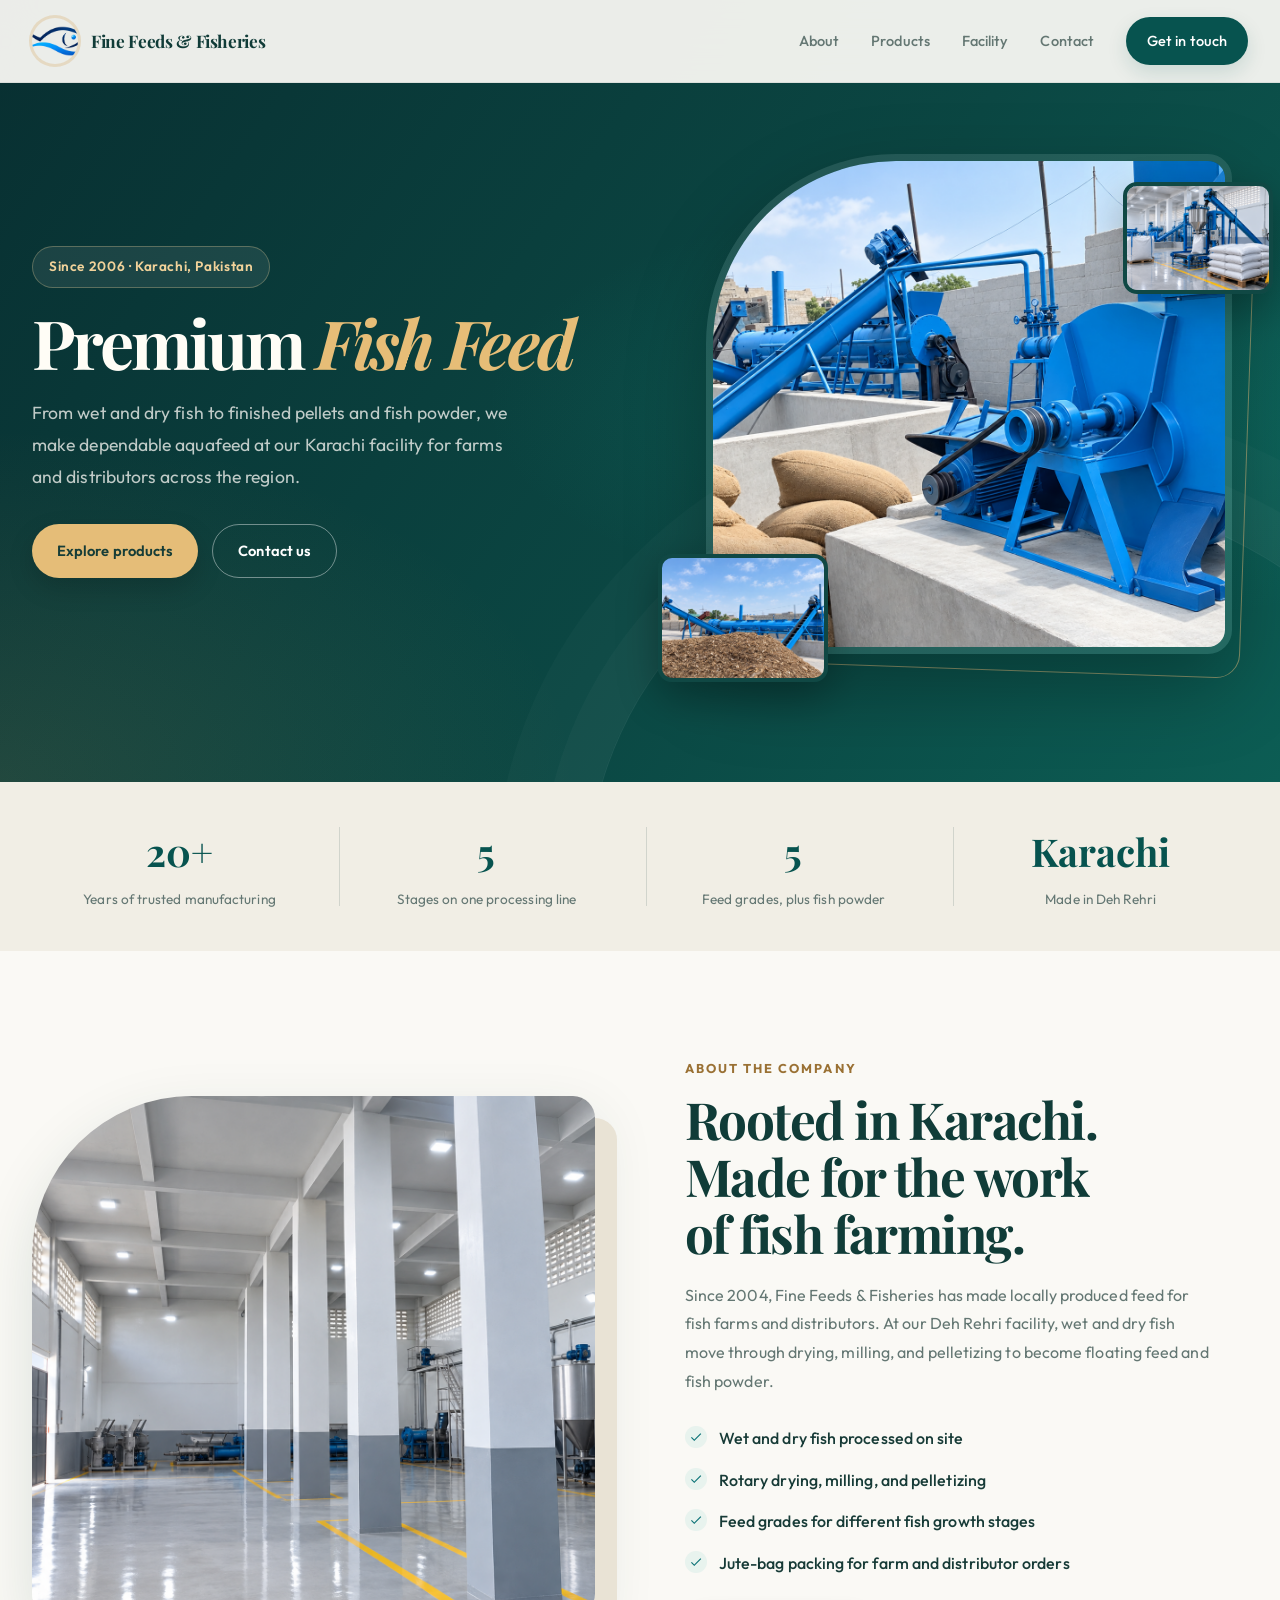
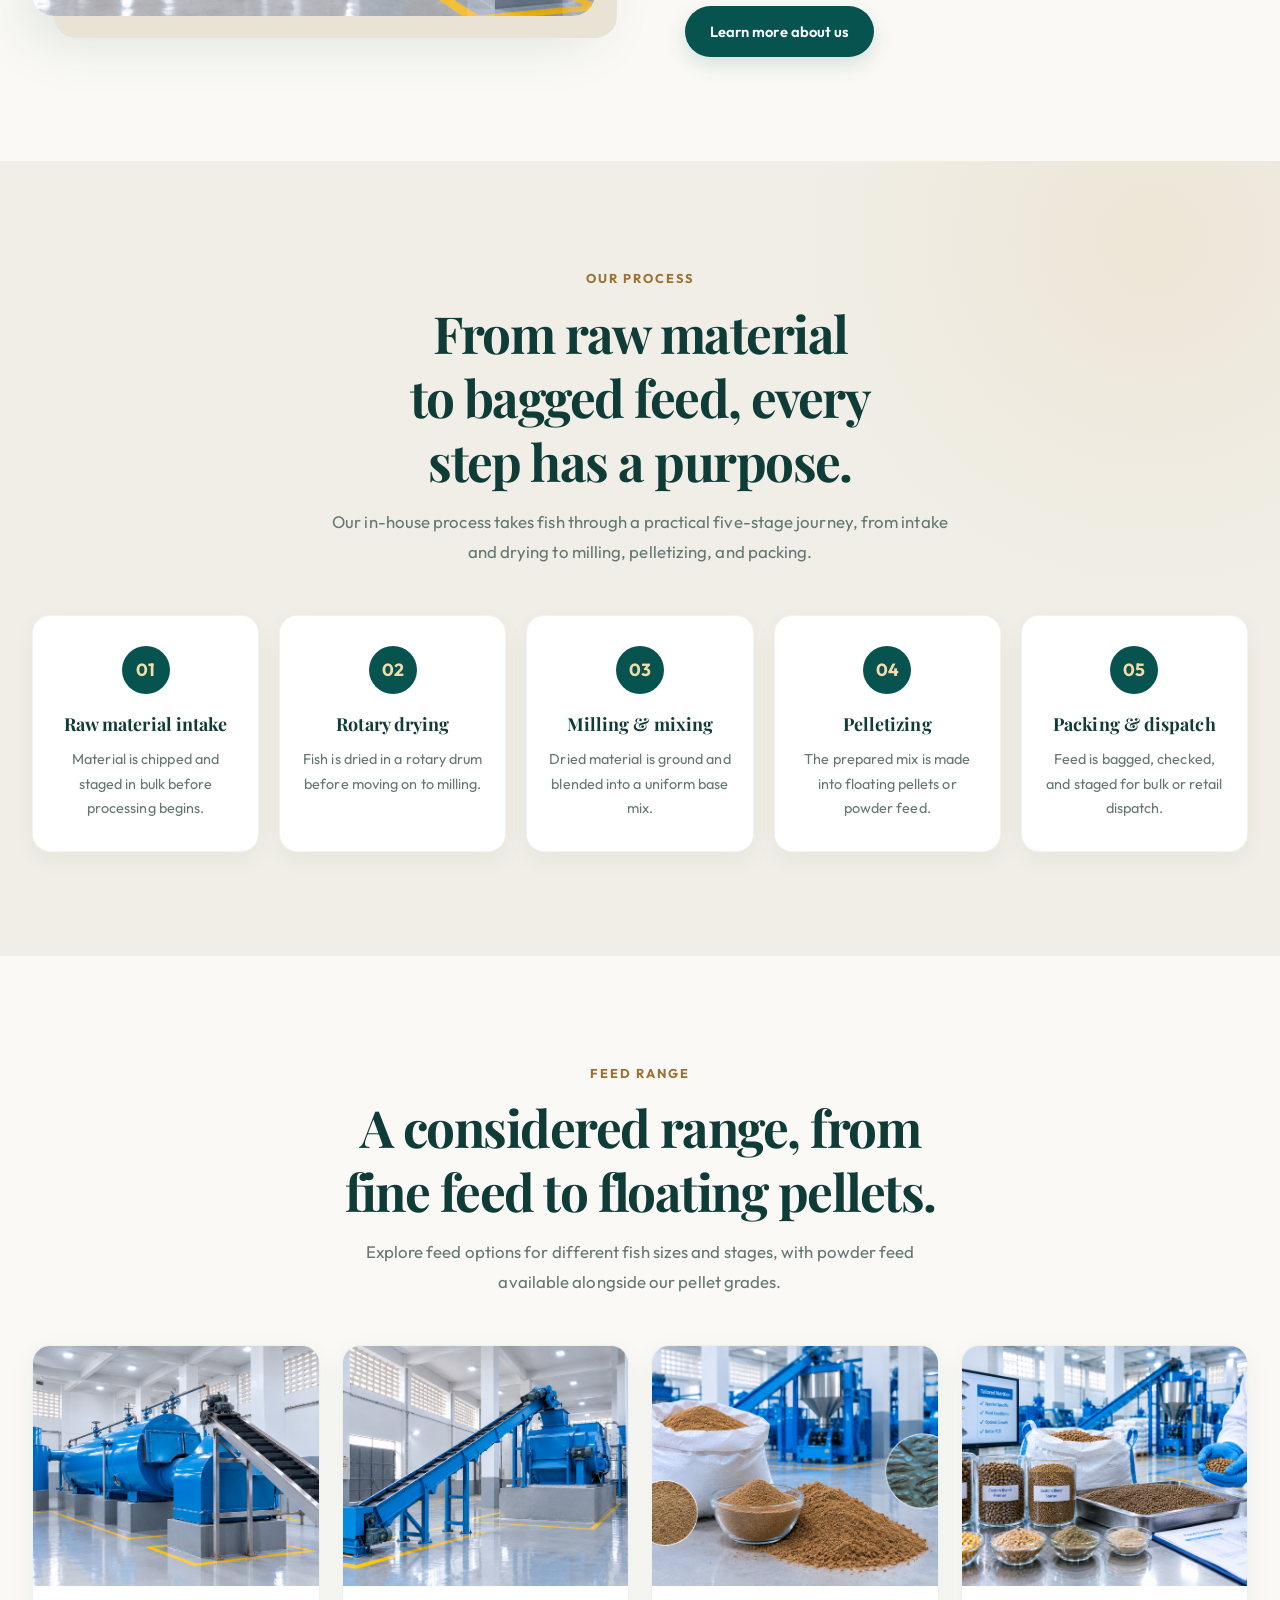
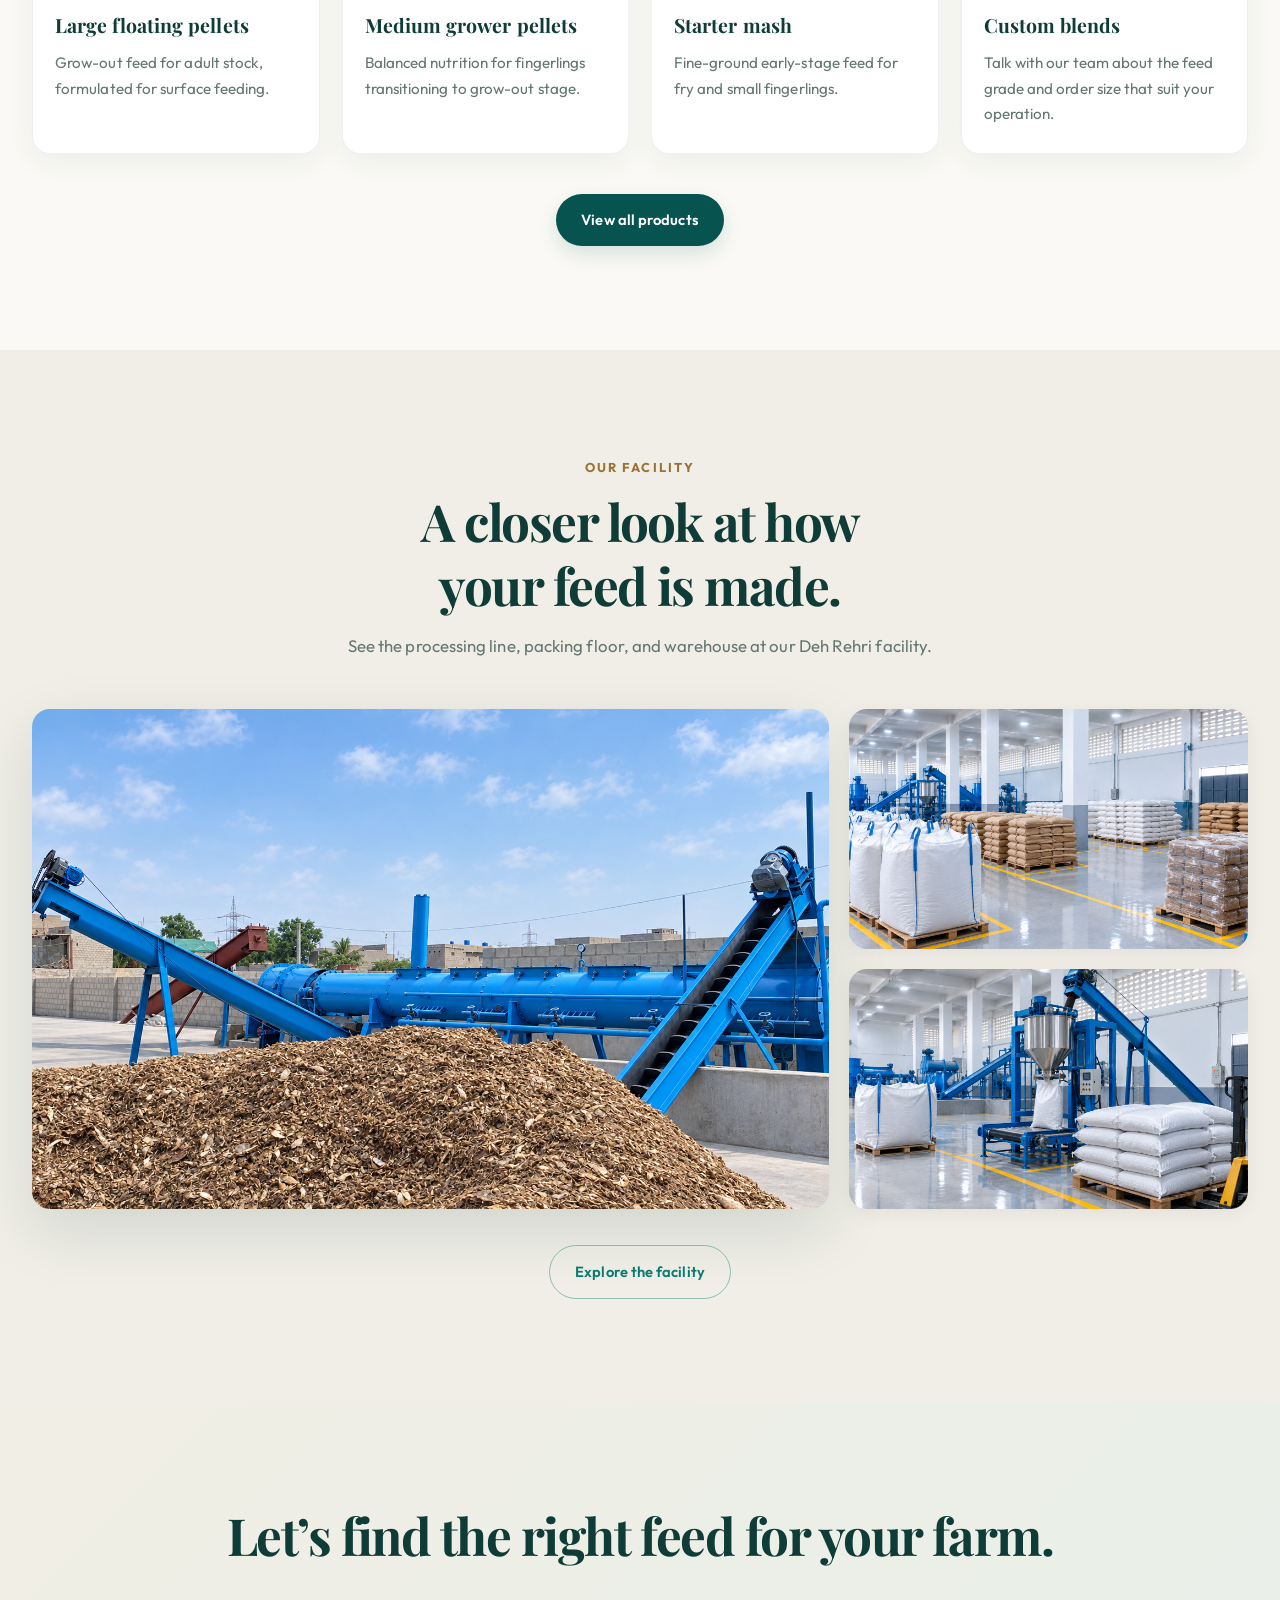
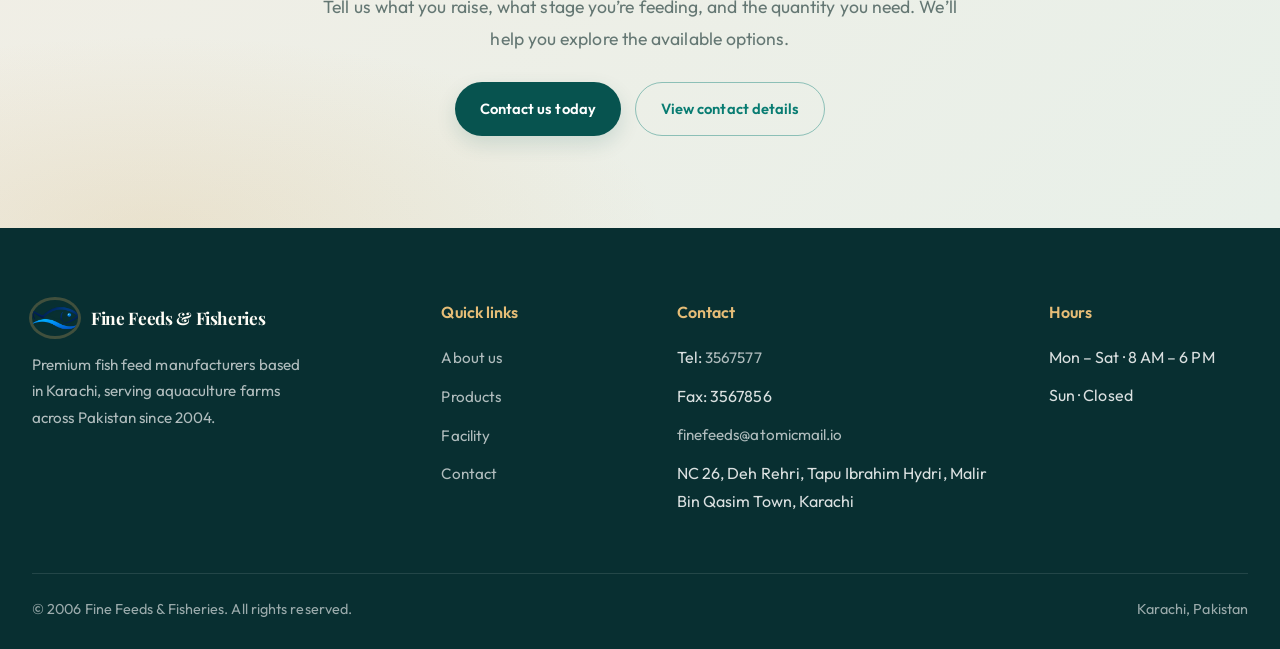
<file: index.html>
<!DOCTYPE html>
<html lang="en">
<head>
  <meta charset="UTF-8">
  <meta name="viewport" content="width=device-width, initial-scale=1.0">
  <title>Fine Feeds & Fisheries | Premium Fish Feed Manufacturers, Karachi</title>
  <meta name="description" content="Fine Feeds & Fisheries manufactures high-quality floating fish feed pellets for aquaculture across Pakistan. Since 2004, Karachi.">
  <link rel="preconnect" href="https://fonts.googleapis.com">
  <link rel="preconnect" href="https://fonts.gstatic.com" crossorigin>
  <link href="https://fonts.googleapis.com/css2?family=Outfit:wght@400;500;600;700&family=Playfair+Display:ital,wght@0,600;0,700;1,600&display=swap" rel="stylesheet">
  <link rel="stylesheet" href="css/style.css">
</head>
<body>
  <header class="header" id="header">
    <div class="container nav">
      <a href="index.html" class="logo">
        <img src="images/logo.png" alt="Fine Feeds & Fisheries">
        <span>Fine Feeds & Fisheries</span>
      </a>
      <nav class="nav-links" id="navLinks">
        <a href="about.html">About</a>
        <a href="products.html">Products</a>
        <a href="gallery.html">Facility</a>
        <a href="contact.html">Contact</a>
        <a href="contact.html" class="btn btn-primary">Get in touch</a>
      </nav>
      <button class="menu-toggle" id="menuToggle" aria-label="Menu">
        <span></span><span></span><span></span>
      </button>
    </div>
  </header>

  <section class="hero">
    <div class="container hero-grid">
      <div>
        <div class="hero-badge">Since 2006 · Karachi, Pakistan</div>
        <h1>Premium <em>Fish Feed</em></h1>
        <p class="hero-lead">From wet and dry fish to finished pellets and fish powder, we make dependable aquafeed at our Karachi facility for farms and distributors across the region.</p>
        <div class="hero-actions">
          <a href="products.html" class="btn btn-primary">Explore products</a>
          <a href="contact.html" class="btn btn-outline">Contact us</a>
        </div>
      </div>
      <div class="hero-visual">
        <img src="images/2.png" alt="Premium floating fish feed pellets" class="hero-main-img">
        <img src="images/1.png" alt="Production facility" class="hero-float hero-float-1">
        <img src="images/packing.png" alt="Feed packing" class="hero-float hero-float-2">
      </div>
    </div>
  </section>

  <section class="stats">
    <div class="container stats-grid">
      <div class="stat-item">
        <strong>20+</strong>
        <span>Years of trusted manufacturing</span>
      </div>
      <div class="stat-item">
        <strong>5</strong>
        <span>Stages on one processing line</span>
      </div>
      <div class="stat-item">
        <strong>5</strong>
        <span>Feed grades, plus fish powder</span>
      </div>
      <div class="stat-item">
        <strong>Karachi</strong>
        <span>Made in Deh Rehri</span>
      </div>
    </div>
  </section>

  <section class="section">
    <div class="container about-grid">
      <div>
        <img src="images/3.png" alt="Fine Feeds production floor" class="about-img">
      </div>
      <div class="about-content">
        <span class="section-label">About the company</span>
        <h2>Rooted in Karachi. Made for the work of fish farming.</h2>
        <p>Since 2004, Fine Feeds & Fisheries has made locally produced feed for fish farms and distributors. At our Deh Rehri facility, wet and dry fish move through drying, milling, and pelletizing to become floating feed and fish powder.</p>
        <ul class="feature-list">
          <li>Wet and dry fish processed on site</li>
          <li>Rotary drying, milling, and pelletizing</li>
          <li>Feed grades for different fish growth stages</li>
          <li>Jute-bag packing for farm and distributor orders</li>
        </ul>
        <a href="about.html" class="btn btn-primary">Learn more about us</a>
      </div>
    </div>
  </section>

  <section class="section process">
    <div class="container">
      <div class="section-header">
        <span class="section-label">Our process</span>
        <h2>From raw material to bagged feed, every step has a purpose.</h2>
        <p>Our in-house process takes fish through a practical five-stage journey, from intake and drying to milling, pelletizing, and packing.</p>
      </div>
      <div class="process-steps">
        <div class="process-card">
          <div class="process-num">01</div>
          <h3>Raw material intake</h3>
          <p>Material is chipped and staged in bulk before processing begins.</p>
        </div>
        <div class="process-card">
          <div class="process-num">02</div>
          <h3>Rotary drying</h3>
          <p>Fish is dried in a rotary drum before moving on to milling.</p>
        </div>
        <div class="process-card">
          <div class="process-num">03</div>
          <h3>Milling & mixing</h3>
          <p>Dried material is ground and blended into a uniform base mix.</p>
        </div>
        <div class="process-card">
          <div class="process-num">04</div>
          <h3>Pelletizing</h3>
          <p>The prepared mix is made into floating pellets or powder feed.</p>
        </div>
        <div class="process-card">
          <div class="process-num">05</div>
          <h3>Packing & dispatch</h3>
          <p>Feed is bagged, checked, and staged for bulk or retail dispatch.</p>
        </div>
      </div>
    </div>
  </section>

  <section class="section">
    <div class="container">
      <div class="section-header">
        <span class="section-label">Feed range</span>
        <h2>A considered range, from fine feed to floating pellets.</h2>
        <p>Explore feed options for different fish sizes and stages, with powder feed available alongside our pellet grades.</p>
      </div>
      <div class="products-grid">
        <div class="product-card">
          <img src="images/4.png" alt="Large floating pellets">
          <div class="product-body">
            <h3>Large floating pellets</h3>
            <p>Grow-out feed for adult stock, formulated for surface feeding.</p>
          </div>
        </div>
        <div class="product-card">
          <img src="images/5.png" alt="Medium grower pellets">
          <div class="product-body">
            <h3>Medium grower pellets</h3>
            <p>Balanced nutrition for fingerlings transitioning to grow-out stage.</p>
          </div>
        </div>
        <div class="product-card">
          <img src="images/floating_feed_tech.jpg" alt="Starter mash">
          <div class="product-body">
            <h3>Starter mash</h3>
            <p>Fine-ground early-stage feed for fry and small fingerlings.</p>
          </div>
        </div>
        <div class="product-card">
          <img src="images/feeding_guide.jpg" alt="Custom blends">
          <div class="product-body">
            <h3>Custom blends</h3>
            <p>Talk with our team about the feed grade and order size that suit your operation.</p>
          </div>
        </div>
      </div>
      <div style="text-align:center;margin-top:40px;">
        <a href="products.html" class="btn btn-primary">View all products</a>
      </div>
    </div>
  </section>

  <section class="section" style="background:var(--sand);">
    <div class="container">
      <div class="section-header">
        <span class="section-label">Our facility</span>
        <h2>A closer look at how your feed is made.</h2>
        <p>See the processing line, packing floor, and warehouse at our Deh Rehri facility.</p>
      </div>
      <div class="facility-grid">
        <img src="images/1.png" alt="Main production floor" class="facility-main">
        <div class="facility-side">
          <img src="images/wearhouse.png" alt="Warehouse & staging">
          <img src="images/packing.png" alt="Packing & dispatch">
        </div>
      </div>
      <div style="text-align:center;margin-top:36px;">
        <a href="gallery.html" class="btn btn-outline">Explore the facility</a>
      </div>
    </div>
  </section>

  <section class="cta">
    <div class="container">
      <h2>Let’s find the right feed for your farm.</h2>
      <p>Tell us what you raise, what stage you’re feeding, and the quantity you need. We’ll help you explore the available options.</p>
      <div class="cta-actions">
        <a href="contact.html" class="btn btn-primary">Contact us today</a>
        <a href="contact.html" class="btn btn-outline">View contact details</a>
      </div>
    </div>
  </section>

  <footer class="footer">
    <div class="container">
      <div class="footer-grid">
        <div class="footer-brand">
          <a href="index.html" class="logo">
            <img src="images/logo.png" alt="Logo" style="height:36px;">
            <span>Fine Feeds & Fisheries</span>
          </a>
          <p>Premium fish feed manufacturers based in Karachi, serving aquaculture farms across Pakistan since 2004.</p>
        </div>
        <div>
          <h4>Quick links</h4>
          <ul>
            <li><a href="about.html">About us</a></li>
            <li><a href="products.html">Products</a></li>
            <li><a href="gallery.html">Facility</a></li>
            <li><a href="contact.html">Contact</a></li>
          </ul>
        </div>
        <div>
          <h4>Contact</h4>
          <ul>
            <li>Tel: <a href="tel:3567577">3567577</a></li>
            <li>Fax: 3567856</li>
            <li><a href="mailto:finefeeds@atomicmail.io">finefeeds@atomicmail.io</a></li>
            <li>NC 26, Deh Rehri, Tapu Ibrahim Hydri, Malir Bin Qasim Town, Karachi</li>
          </ul>
        </div>
        <div>
          <h4>Hours</h4>
          <ul>
            <li>Mon – Sat · 8 AM – 6 PM</li>
            <li>Sun · Closed</li>
          </ul>
        </div>
      </div>
      <div class="footer-bottom">
        <span>© 2006 Fine Feeds & Fisheries. All rights reserved.</span>
        <span>Karachi, Pakistan</span>
      </div>
    </div>
  </footer>

  <script>
    const header = document.getElementById('header');
    const menuToggle = document.getElementById('menuToggle');
    const navLinks = document.getElementById('navLinks');
    window.addEventListener('scroll', () => {
      header.classList.toggle('scrolled', window.scrollY > 20);
    });
    menuToggle.addEventListener('click', () => {
      navLinks.classList.toggle('open');
    });
  </script>
</body>
</html>
</file>
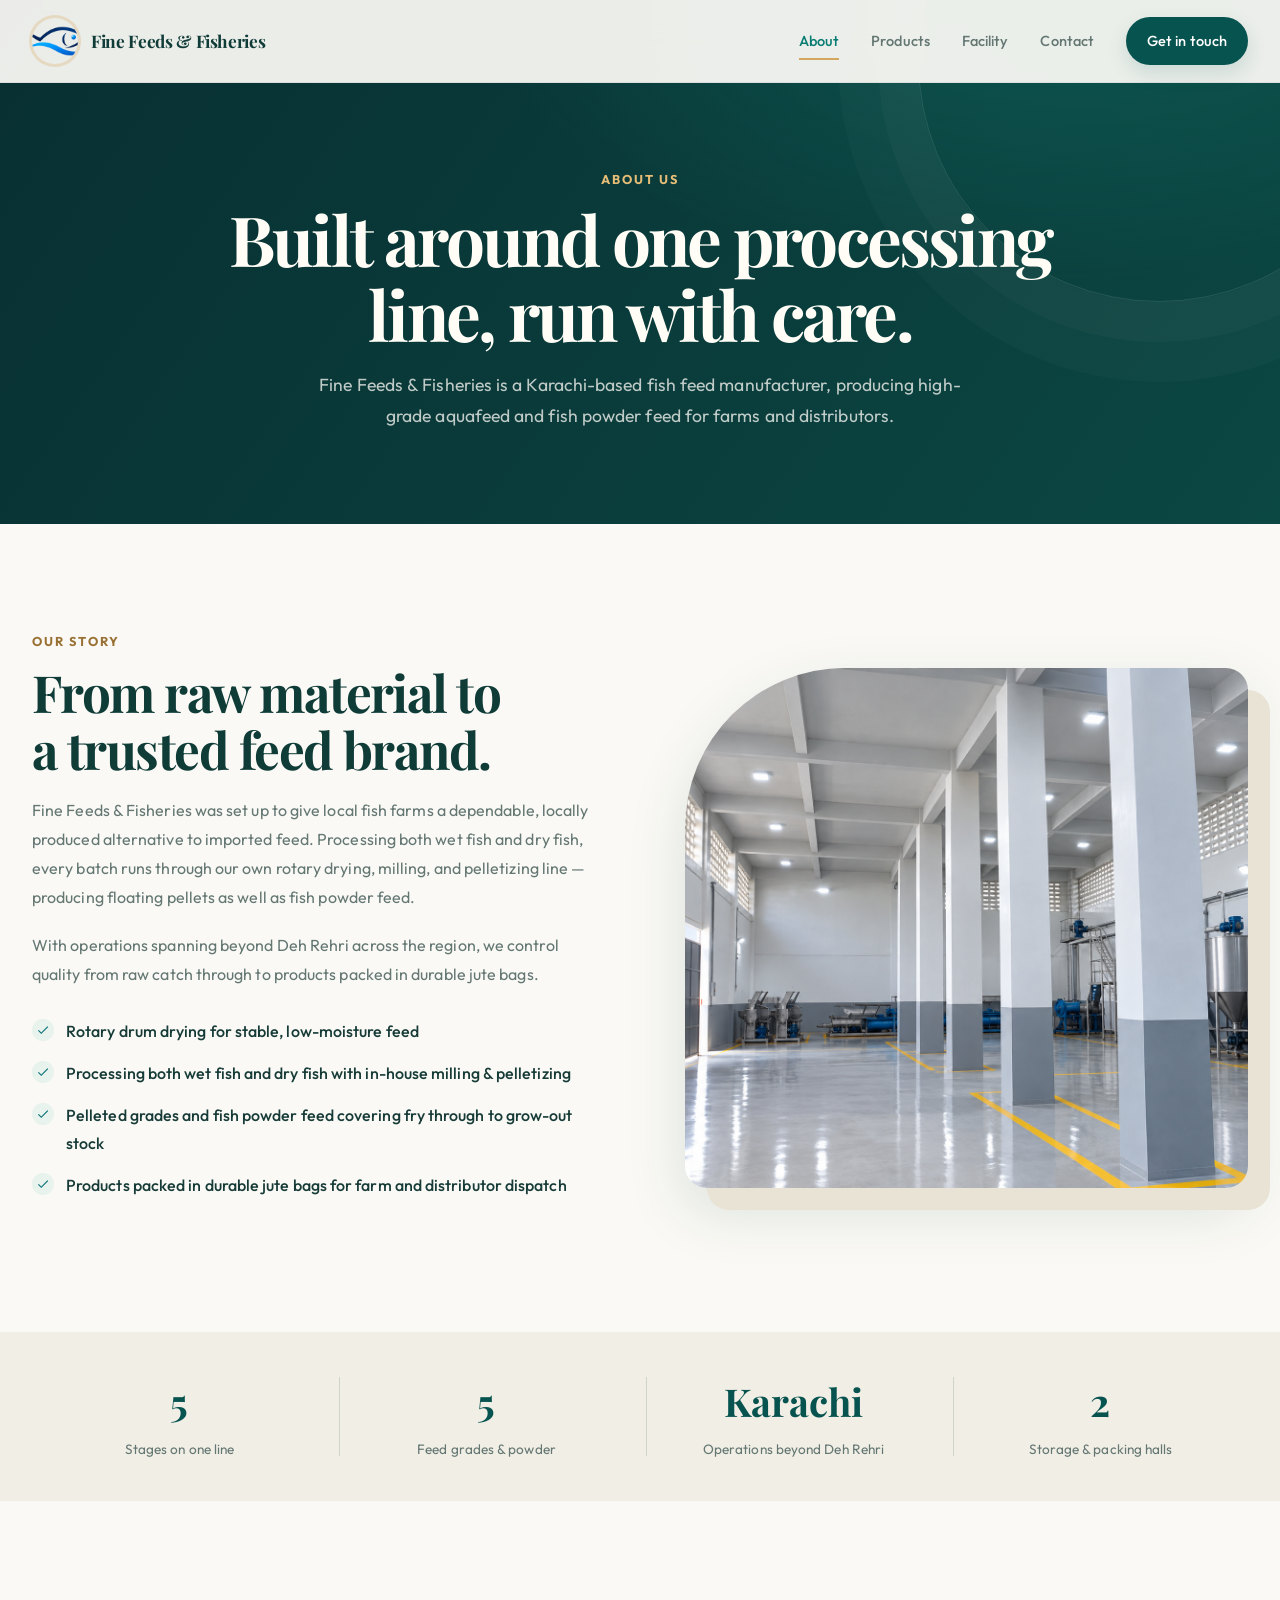
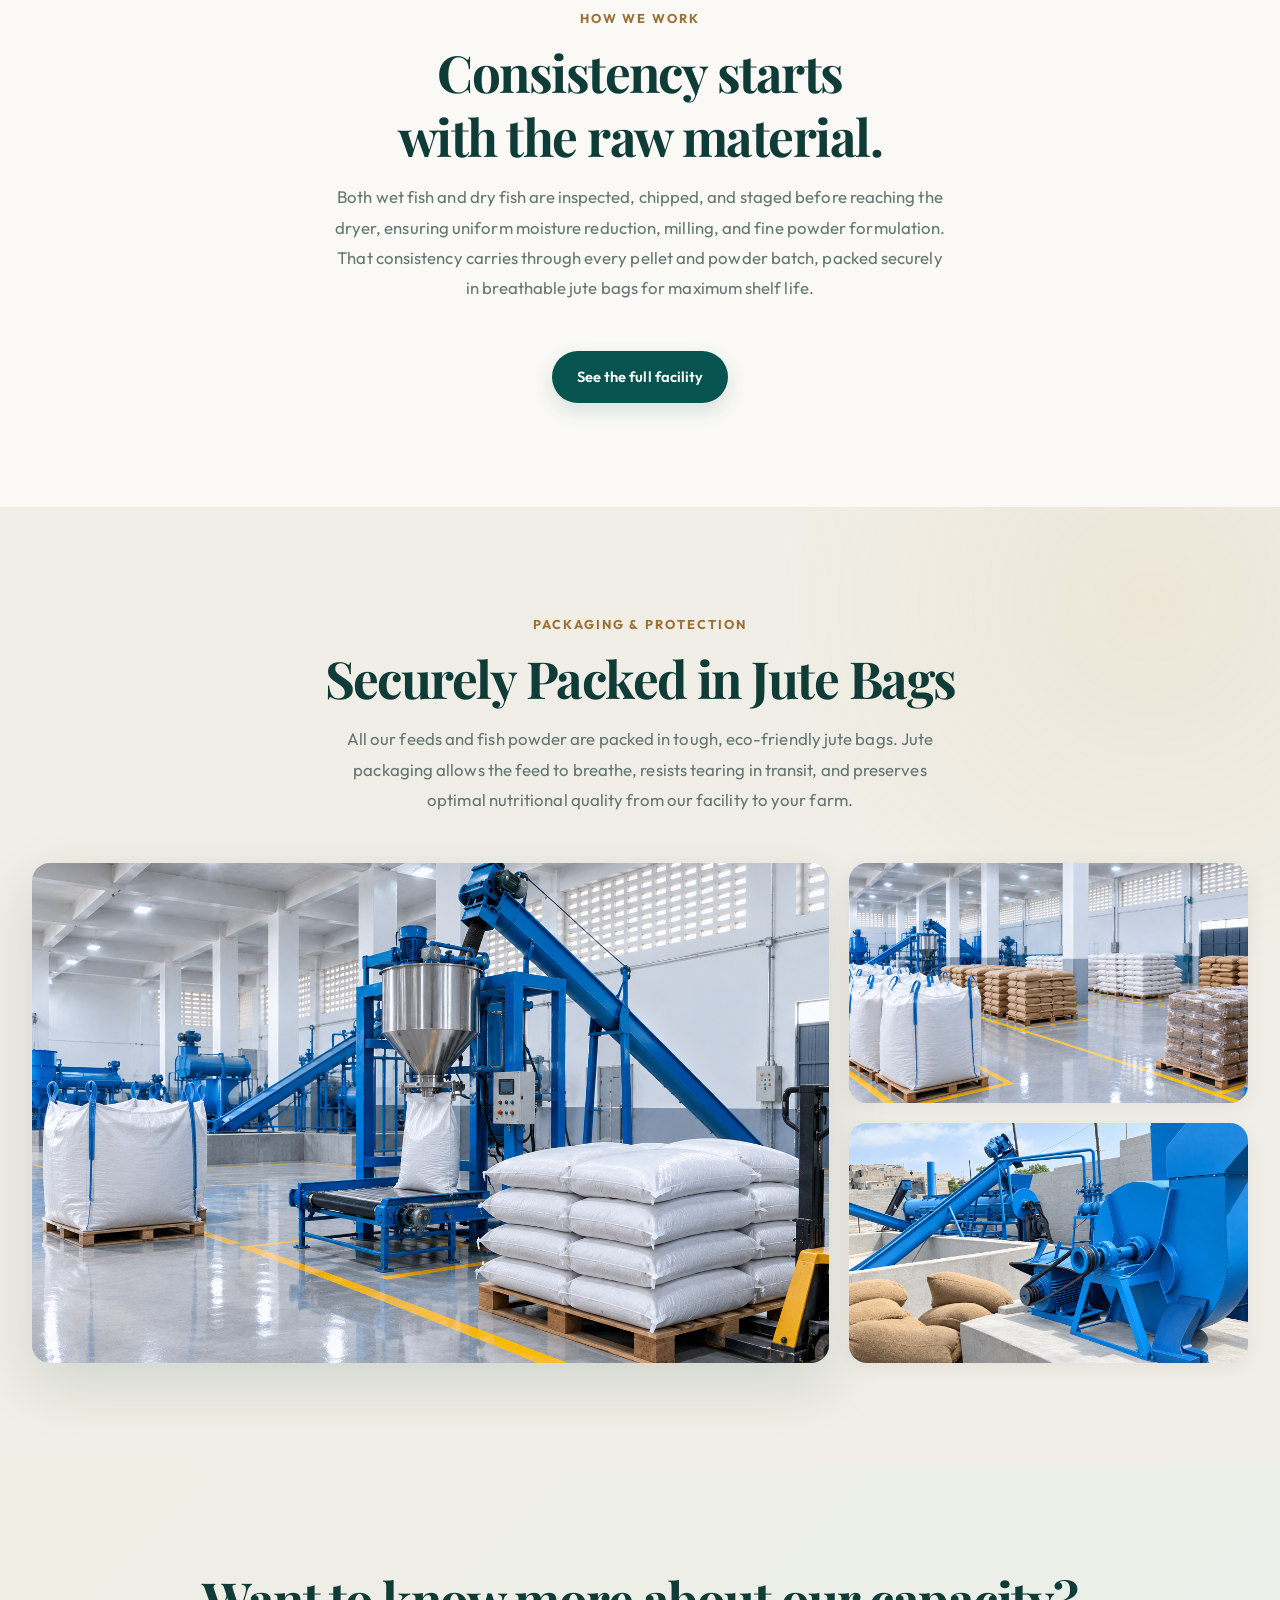
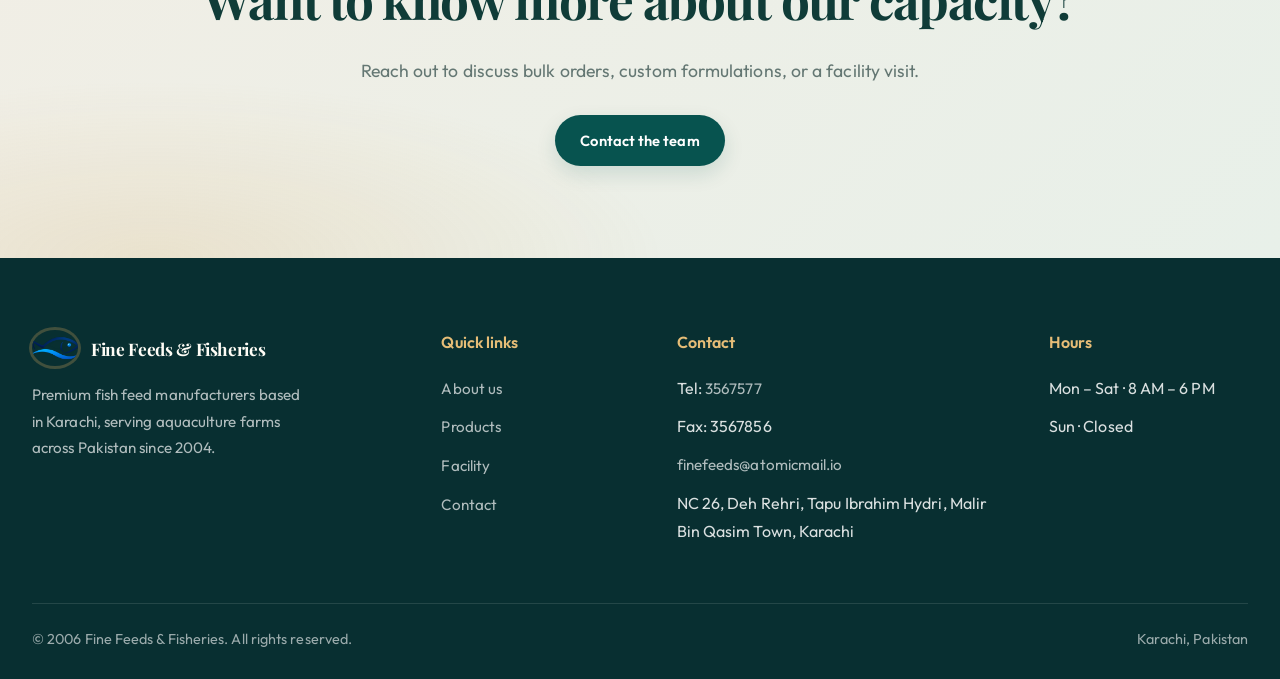
<file: about.html>
<!DOCTYPE html>
<html lang="en">
<head>
  <meta charset="UTF-8">
  <meta name="viewport" content="width=device-width, initial-scale=1.0">
  <title>About — Fine Feeds & Fisheries</title>
  <meta name="description" content="Learn about Fine Feeds & Fisheries — Karachi-based fish feed manufacturer since 2004.">
  <link rel="preconnect" href="https://fonts.googleapis.com">
  <link rel="preconnect" href="https://fonts.gstatic.com" crossorigin>
  <link href="https://fonts.googleapis.com/css2?family=Outfit:wght@400;500;600;700&family=Playfair+Display:ital,wght@0,600;0,700;1,600&display=swap" rel="stylesheet">
  <link rel="stylesheet" href="css/style.css">
</head>
<body>
  <header class="header" id="header">
    <div class="container nav">
      <a href="index.html" class="logo">
        <img src="images/logo.png" alt="Fine Feeds & Fisheries">
        <span>Fine Feeds & Fisheries</span>
      </a>
      <nav class="nav-links" id="navLinks">
        <a href="about.html" class="active">About</a>
        <a href="products.html">Products</a>
        <a href="gallery.html">Facility</a>
        <a href="contact.html">Contact</a>
        <a href="contact.html" class="btn btn-primary">Get in touch</a>
      </nav>
      <button class="menu-toggle" id="menuToggle" aria-label="Menu">
        <span></span><span></span><span></span>
      </button>
    </div>
  </header>

  <section class="page-hero">
    <div class="container">
      <span class="section-label">About us</span>
      <h1>Built around one processing line, run with care.</h1>
      <p>Fine Feeds & Fisheries is a Karachi-based fish feed manufacturer, producing high-grade aquafeed and fish powder feed for farms and distributors.</p>
    </div>
  </section>

  <section class="section">
    <div class="container about-grid">
      <div class="about-content">
        <span class="section-label">Our story</span>
        <h2>From raw material to a trusted feed brand.</h2>
        <p>Fine Feeds & Fisheries was set up to give local fish farms a dependable, locally produced alternative to imported feed. Processing both wet fish and dry fish, every batch runs through our own rotary drying, milling, and pelletizing line — producing floating pellets as well as fish powder feed.</p>
        <p>With operations spanning beyond Deh Rehri across the region, we control quality from raw catch through to products packed in durable jute bags.</p>
        <ul class="feature-list">
          <li>Rotary drum drying for stable, low-moisture feed</li>
          <li>Processing both wet fish and dry fish with in-house milling & pelletizing</li>
          <li>Pelleted grades and fish powder feed covering fry through to grow-out stock</li>
          <li>Products packed in durable jute bags for farm and distributor dispatch</li>
        </ul>
      </div>
      <div>
        <img src="images/3.png" alt="Production line" class="about-img">
      </div>
    </div>
  </section>

  <section class="stats">
    <div class="container stats-grid">
      <div class="stat-item">
        <strong>5</strong>
        <span>Stages on one line</span>
      </div>
      <div class="stat-item">
        <strong>5</strong>
        <span>Feed grades & powder</span>
      </div>
      <div class="stat-item">
        <strong>Karachi</strong>
        <span>Operations beyond Deh Rehri</span>
      </div>
      <div class="stat-item">
        <strong>2</strong>
        <span>Storage & packing halls</span>
      </div>
    </div>
  </section>

  <section class="section">
    <div class="container">
      <div class="section-header">
        <span class="section-label">How we work</span>
        <h2>Consistency starts with the raw material.</h2>
        <p>Both wet fish and dry fish are inspected, chipped, and staged before reaching the dryer, ensuring uniform moisture reduction, milling, and fine powder formulation. That consistency carries through every pellet and powder batch, packed securely in breathable jute bags for maximum shelf life.</p>
      </div>
      <div style="text-align:center;">
        <a href="gallery.html" class="btn btn-primary">See the full facility</a>
      </div>
    </div>
  </section>

  <section class="section process">
    <div class="container">
      <div class="section-header">
        <span class="section-label">Packaging & Protection</span>
        <h2>Securely Packed in Jute Bags</h2>
        <p>All our feeds and fish powder are packed in tough, eco-friendly jute bags. Jute packaging allows the feed to breathe, resists tearing in transit, and preserves optimal nutritional quality from our facility to your farm.</p>
      </div>
      <div class="facility-grid">
        <img src="images/packing.png" alt="Finished feed bagged in jute packaging" class="facility-main">
        <div class="facility-side">
          <img src="images/wearhouse.png" alt="Jute bags ready for warehouse staging">
          <img src="images/2.png" alt="Premium feed products">
        </div>
      </div>
    </div>
  </section>

  <section class="cta">
    <div class="container">
      <h2>Want to know more about our capacity?</h2>
      <p>Reach out to discuss bulk orders, custom formulations, or a facility visit.</p>
      <div class="cta-actions">
        <a href="contact.html" class="btn btn-primary">Contact the team</a>
      </div>
    </div>
  </section>

  <footer class="footer">
    <div class="container">
      <div class="footer-grid">
        <div class="footer-brand">
          <a href="index.html" class="logo">
            <img src="images/logo.png" alt="Logo" style="height:36px;">
            <span>Fine Feeds & Fisheries</span>
          </a>
          <p>Premium fish feed manufacturers based in Karachi, serving aquaculture farms across Pakistan since 2004.</p>
        </div>
        <div>
          <h4>Quick links</h4>
          <ul>
            <li><a href="about.html">About us</a></li>
            <li><a href="products.html">Products</a></li>
            <li><a href="gallery.html">Facility</a></li>
            <li><a href="contact.html">Contact</a></li>
          </ul>
        </div>
        <div>
          <h4>Contact</h4>
          <ul>
            <li>Tel: <a href="tel:3567577">3567577</a></li>
            <li>Fax: 3567856</li>
            <li><a href="mailto:finefeeds@atomicmail.io">finefeeds@atomicmail.io</a></li>
            <li>NC 26, Deh Rehri, Tapu Ibrahim Hydri, Malir Bin Qasim Town, Karachi</li>
          </ul>
        </div>
        <div>
          <h4>Hours</h4>
          <ul>
            <li>Mon – Sat · 8 AM – 6 PM</li>
            <li>Sun · Closed</li>
          </ul>
        </div>
      </div>
      <div class="footer-bottom">
        <span>© 2006 Fine Feeds & Fisheries. All rights reserved.</span>
        <span>Karachi, Pakistan</span>
      </div>
    </div>
  </footer>

  <script>
    const header = document.getElementById('header');
    const menuToggle = document.getElementById('menuToggle');
    const navLinks = document.getElementById('navLinks');
    window.addEventListener('scroll', () => {
      header.classList.toggle('scrolled', window.scrollY > 20);
    });
    menuToggle.addEventListener('click', () => {
      navLinks.classList.toggle('open');
    });
  </script>
</body>
</html>
</file>
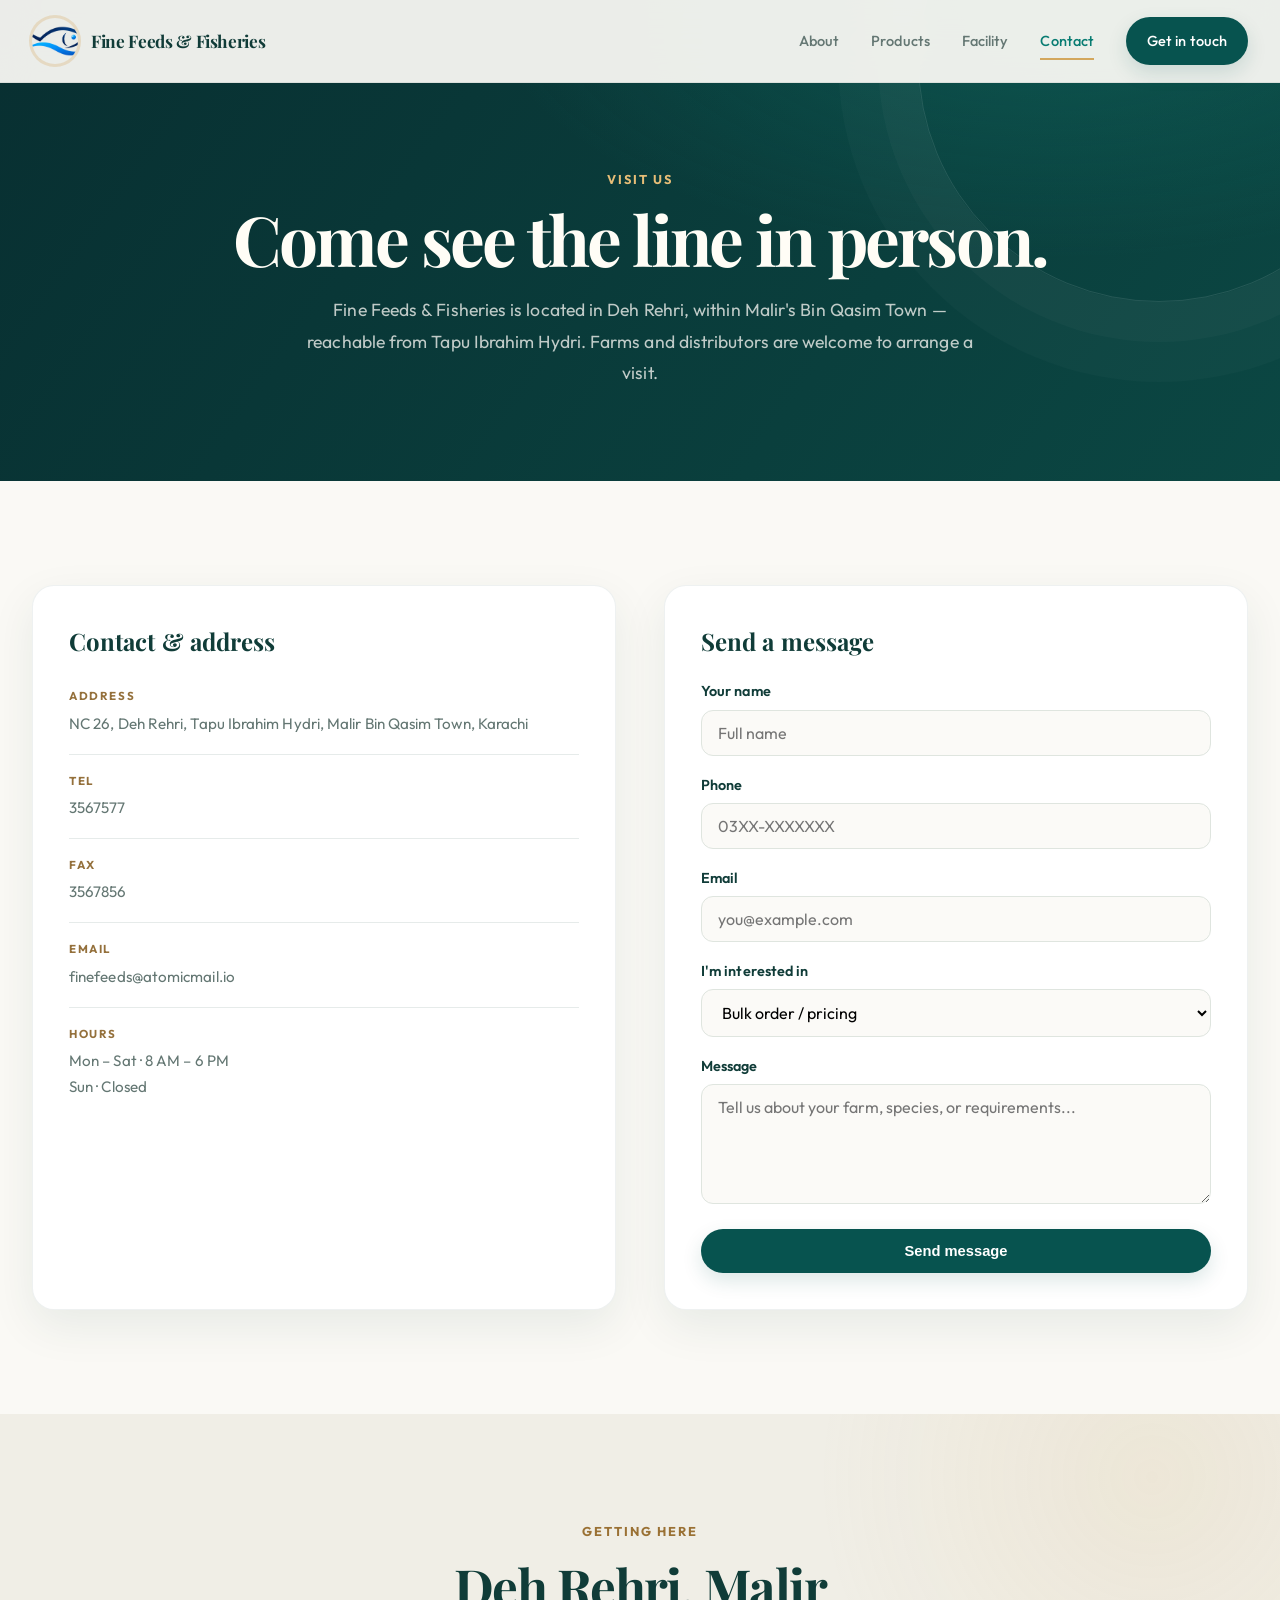
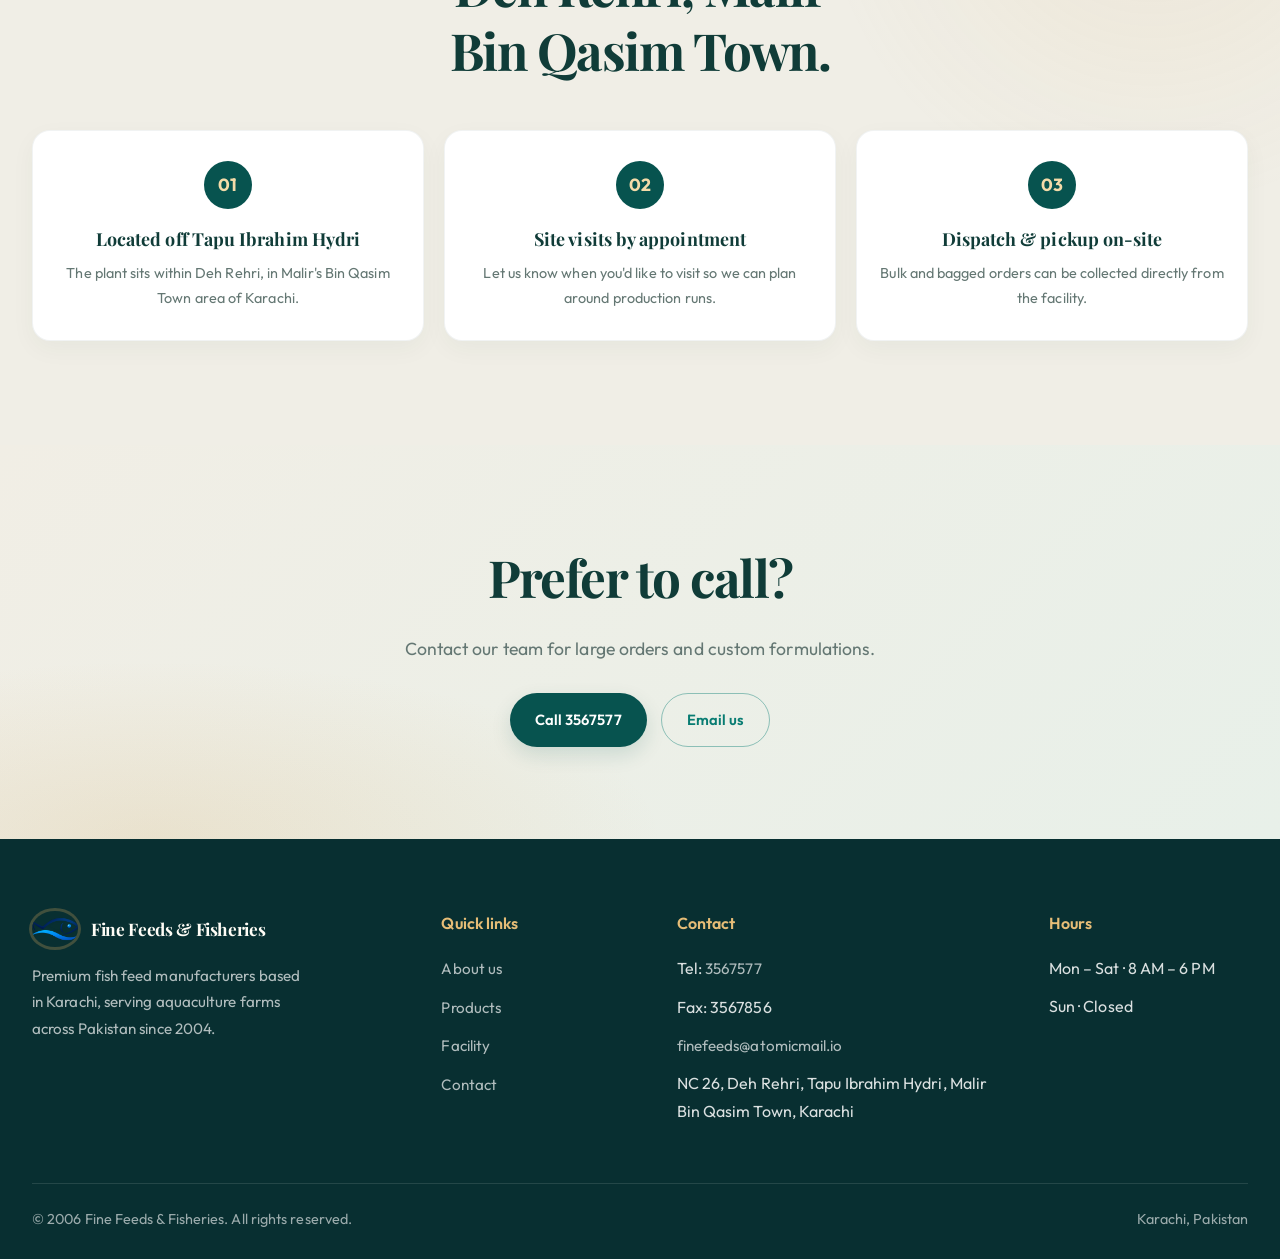
<file: contact.html>
<!DOCTYPE html>
<html lang="en">
<head>
  <meta charset="UTF-8">
  <meta name="viewport" content="width=device-width, initial-scale=1.0">
  <title>Contact — Fine Feeds & Fisheries</title>
  <meta name="description" content="Contact Fine Feeds & Fisheries in Karachi for fish feed orders, pricing, and facility visits.">
  <link rel="preconnect" href="https://fonts.googleapis.com">
  <link rel="preconnect" href="https://fonts.gstatic.com" crossorigin>
  <link href="https://fonts.googleapis.com/css2?family=Outfit:wght@400;500;600;700&family=Playfair+Display:ital,wght@0,600;0,700;1,600&display=swap" rel="stylesheet">
  <link rel="stylesheet" href="css/style.css">
</head>
<body>
  <header class="header" id="header">
    <div class="container nav">
      <a href="index.html" class="logo">
        <img src="images/logo.png" alt="Fine Feeds & Fisheries">
        <span>Fine Feeds & Fisheries</span>
      </a>
      <nav class="nav-links" id="navLinks">
        <a href="about.html">About</a>
        <a href="products.html">Products</a>
        <a href="gallery.html">Facility</a>
        <a href="contact.html" class="active">Contact</a>
        <a href="contact.html" class="btn btn-primary">Get in touch</a>
      </nav>
      <button class="menu-toggle" id="menuToggle" aria-label="Menu">
        <span></span><span></span><span></span>
      </button>
    </div>
  </header>

  <section class="page-hero">
    <div class="container">
      <span class="section-label">Visit us</span>
      <h1>Come see the line in person.</h1>
      <p>Fine Feeds & Fisheries is located in Deh Rehri, within Malir's Bin Qasim Town — reachable from Tapu Ibrahim Hydri. Farms and distributors are welcome to arrange a visit.</p>
    </div>
  </section>

  <section class="section">
    <div class="container contact-grid">
      <div class="contact-info-card">
        <h3>Contact & address</h3>
        <div class="info-row">
          <div>
            <strong>Address</strong>
            <span>NC 26, Deh Rehri, Tapu Ibrahim Hydri, Malir Bin Qasim Town, Karachi</span>
          </div>
        </div>
        <div class="info-row">
          <div>
            <strong>Tel</strong>
            <a href="tel:3567577">3567577</a>
          </div>
        </div>
        <div class="info-row">
          <div>
            <strong>Fax</strong>
            <span>3567856</span>
          </div>
        </div>
        <div class="info-row">
          <div>
            <strong>Email</strong>
            <a href="mailto:finefeeds@atomicmail.io">finefeeds@atomicmail.io</a>
          </div>
        </div>
        <div class="info-row">
          <div>
            <strong>Hours</strong>
            <span>Mon – Sat · 8 AM – 6 PM<br>Sun · Closed</span>
          </div>
        </div>
      </div>

      <div class="contact-form">
        <h3 style="font-family:var(--font-display);font-size:1.5rem;margin-bottom:20px;color:var(--earth);">Send a message</h3>
        <form action="#" method="post" onsubmit="event.preventDefault(); alert('Thank you! Please call or email us directly for the fastest response.');">
          <div class="form-group">
            <label for="name">Your name</label>
            <input type="text" id="name" name="name" required placeholder="Full name">
          </div>
          <div class="form-group">
            <label for="phone">Phone</label>
            <input type="tel" id="phone" name="phone" required placeholder="03XX-XXXXXXX">
          </div>
          <div class="form-group">
            <label for="email">Email</label>
            <input type="email" id="email" name="email" placeholder="you@example.com">
          </div>
          <div class="form-group">
            <label for="interest">I'm interested in</label>
            <select id="interest" name="interest">
              <option value="bulk">Bulk order / pricing</option>
              <option value="custom">Custom formulation</option>
              <option value="visit">Facility visit</option>
              <option value="other">Other enquiry</option>
            </select>
          </div>
          <div class="form-group">
            <label for="message">Message</label>
            <textarea id="message" name="message" placeholder="Tell us about your farm, species, or requirements..."></textarea>
          </div>
          <button type="submit" class="btn btn-primary" style="width:100%;">Send message</button>
        </form>
      </div>
    </div>
  </section>

  <section class="section process">
    <div class="container">
      <div class="section-header">
        <span class="section-label">Getting here</span>
        <h2>Deh Rehri, Malir Bin Qasim Town.</h2>
      </div>
      <div class="process-steps contact-steps">
        <div class="process-card">
          <div class="process-num">01</div>
          <h3>Located off Tapu Ibrahim Hydri</h3>
          <p>The plant sits within Deh Rehri, in Malir's Bin Qasim Town area of Karachi.</p>
        </div>
        <div class="process-card">
          <div class="process-num">02</div>
          <h3>Site visits by appointment</h3>
          <p>Let us know when you'd like to visit so we can plan around production runs.</p>
        </div>
        <div class="process-card">
          <div class="process-num">03</div>
          <h3>Dispatch & pickup on-site</h3>
          <p>Bulk and bagged orders can be collected directly from the facility.</p>
        </div>
      </div>
    </div>
  </section>

  <section class="cta">
    <div class="container">
      <h2>Prefer to call?</h2>
      <p>Contact our team for large orders and custom formulations.</p>
      <div class="cta-actions">
        <a href="tel:3567577" class="btn btn-primary">Call 3567577</a>
        <a href="mailto:finefeeds@atomicmail.io" class="btn btn-outline">Email us</a>
      </div>
    </div>
  </section>

  <footer class="footer">
    <div class="container">
      <div class="footer-grid">
        <div class="footer-brand">
          <a href="index.html" class="logo">
            <img src="images/logo.png" alt="Logo" style="height:36px;">
            <span>Fine Feeds & Fisheries</span>
          </a>
          <p>Premium fish feed manufacturers based in Karachi, serving aquaculture farms across Pakistan since 2004.</p>
        </div>
        <div>
          <h4>Quick links</h4>
          <ul>
            <li><a href="about.html">About us</a></li>
            <li><a href="products.html">Products</a></li>
            <li><a href="gallery.html">Facility</a></li>
            <li><a href="contact.html">Contact</a></li>
          </ul>
        </div>
        <div>
          <h4>Contact</h4>
          <ul>
            <li>Tel: <a href="tel:3567577">3567577</a></li>
            <li>Fax: 3567856</li>
            <li><a href="mailto:finefeeds@atomicmail.io">finefeeds@atomicmail.io</a></li>
            <li>NC 26, Deh Rehri, Tapu Ibrahim Hydri, Malir Bin Qasim Town, Karachi</li>
          </ul>
        </div>
        <div>
          <h4>Hours</h4>
          <ul>
            <li>Mon – Sat · 8 AM – 6 PM</li>
            <li>Sun · Closed</li>
          </ul>
        </div>
      </div>
      <div class="footer-bottom">
        <span>© 2006 Fine Feeds & Fisheries. All rights reserved.</span>
        <span>Karachi, Pakistan</span>
      </div>
    </div>
  </footer>

  <script>
    const header = document.getElementById('header');
    const menuToggle = document.getElementById('menuToggle');
    const navLinks = document.getElementById('navLinks');
    window.addEventListener('scroll', () => {
      header.classList.toggle('scrolled', window.scrollY > 20);
    });
    menuToggle.addEventListener('click', () => {
      navLinks.classList.toggle('open');
    });
  </script>
</body>
</html>
</file>
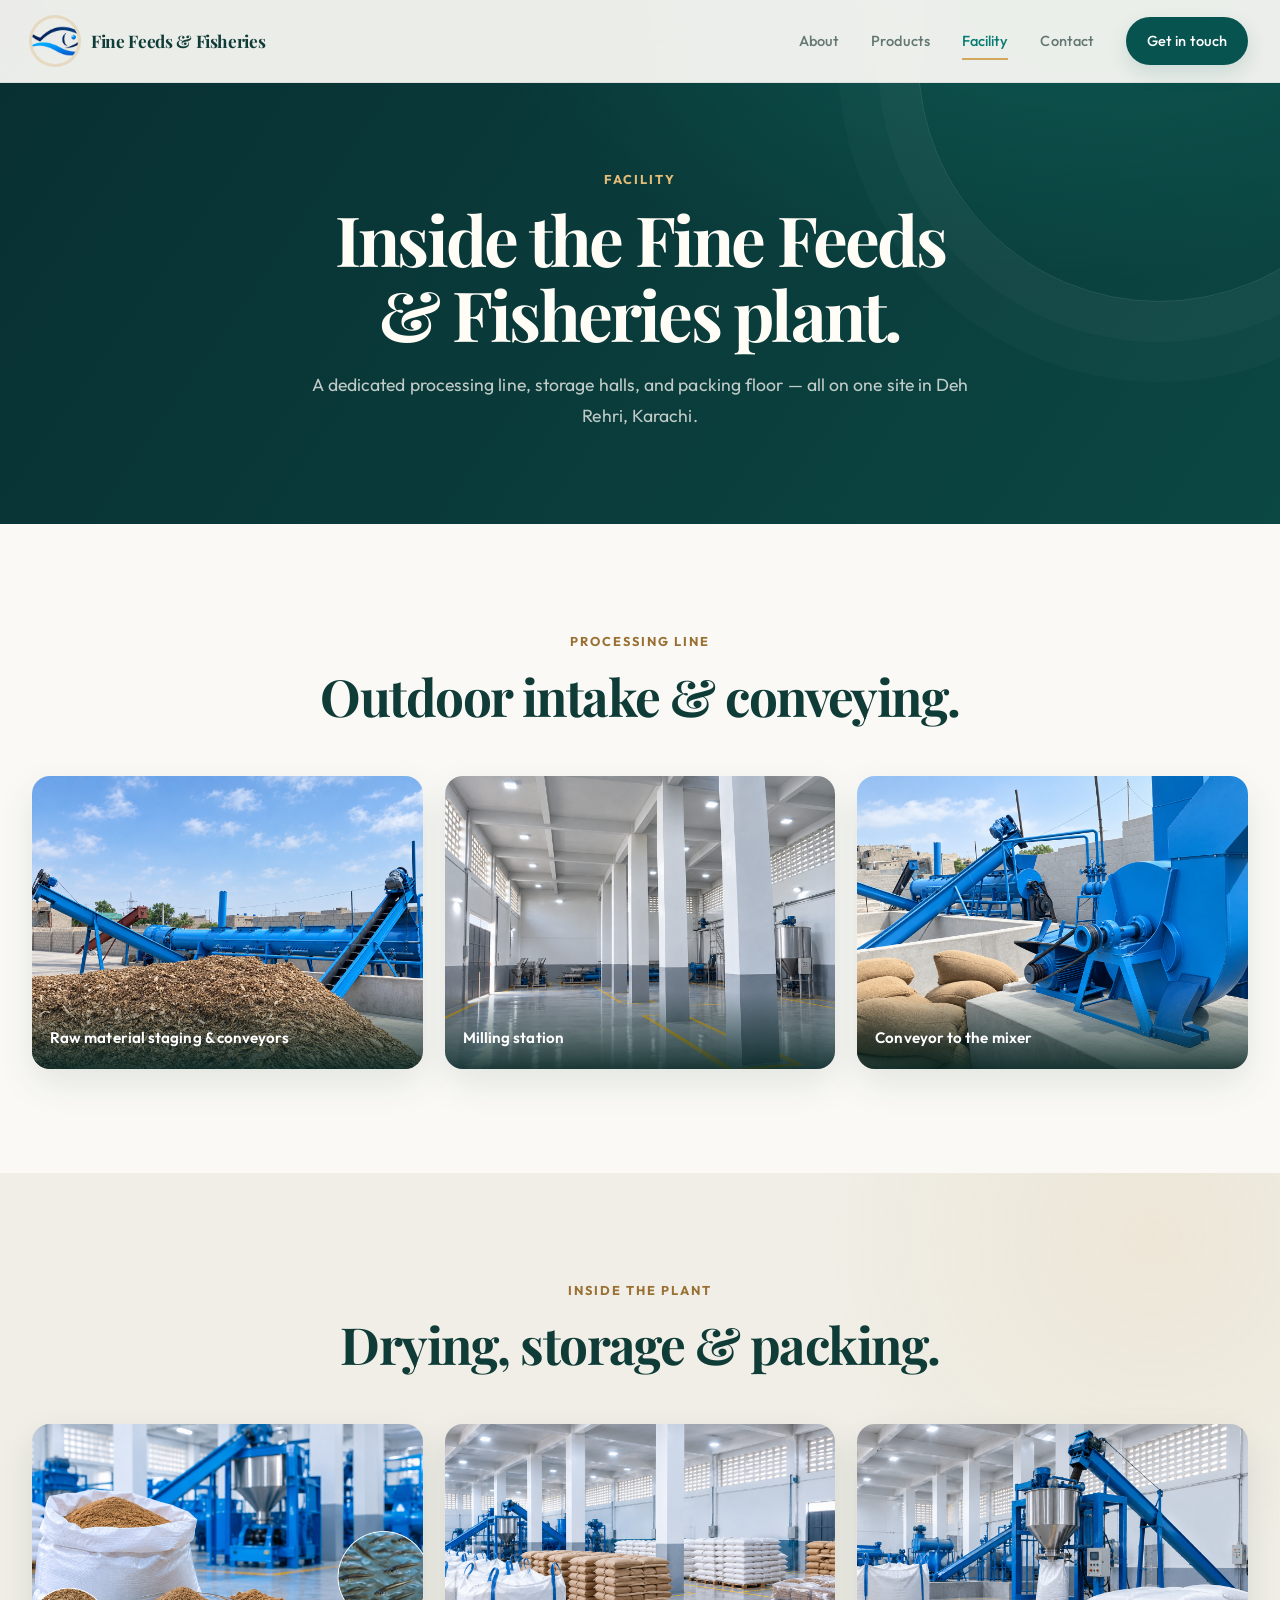
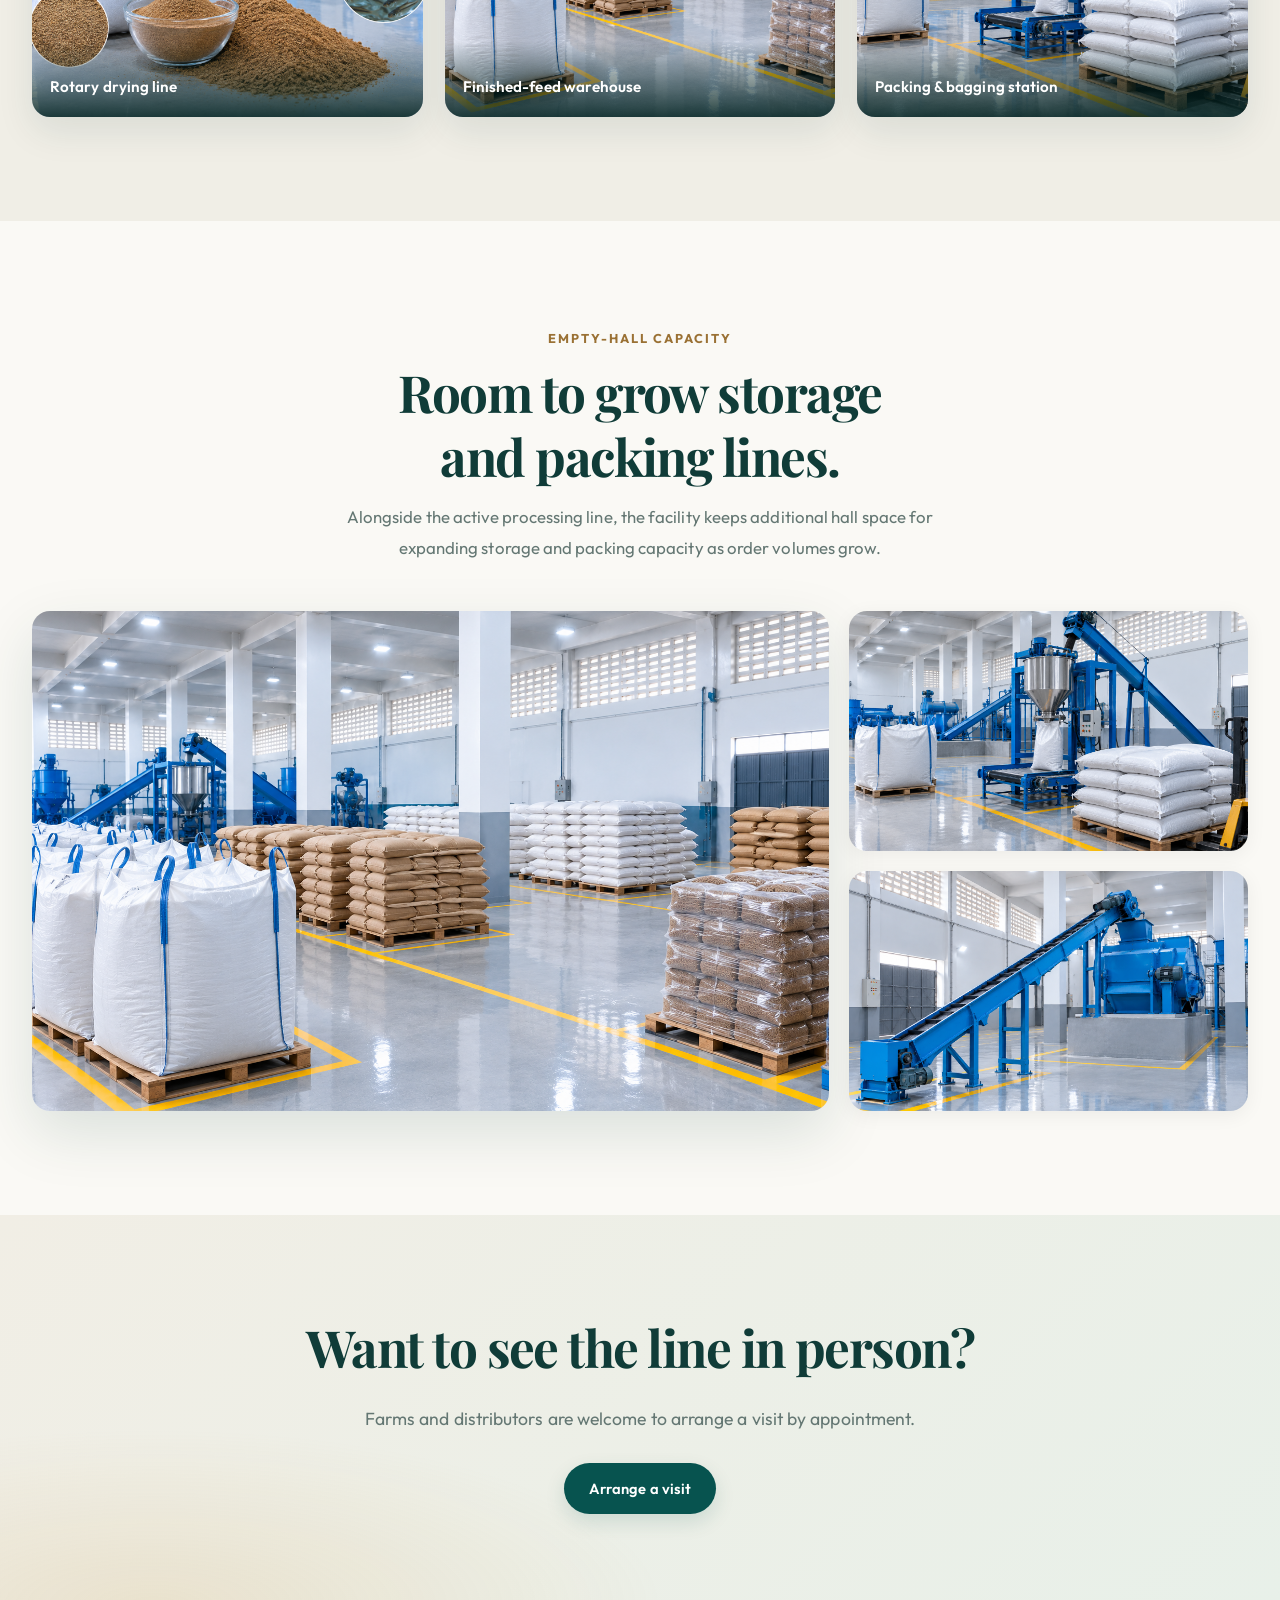
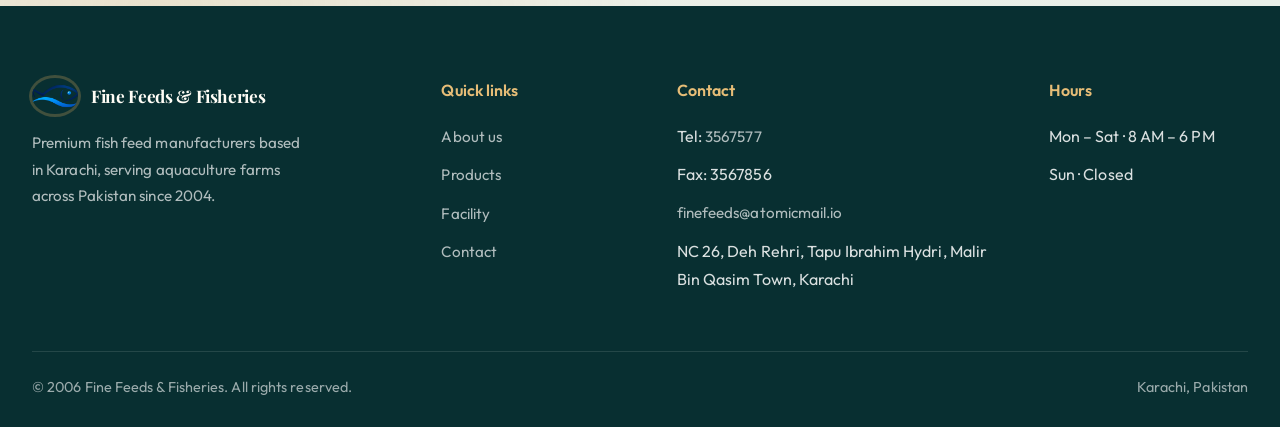
<file: gallery.html>
<!DOCTYPE html>
<html lang="en">
<head>
  <meta charset="UTF-8">
  <meta name="viewport" content="width=device-width, initial-scale=1.0">
  <title>Facility — Fine Feeds & Fisheries</title>
  <meta name="description" content="Take a look inside the Fine Feeds & Fisheries plant in Deh Rehri, Karachi.">
  <link rel="preconnect" href="https://fonts.googleapis.com">
  <link rel="preconnect" href="https://fonts.gstatic.com" crossorigin>
  <link href="https://fonts.googleapis.com/css2?family=Outfit:wght@400;500;600;700&family=Playfair+Display:ital,wght@0,600;0,700;1,600&display=swap" rel="stylesheet">
  <link rel="stylesheet" href="css/style.css">
</head>
<body>
  <header class="header" id="header">
    <div class="container nav">
      <a href="index.html" class="logo">
        <img src="images/logo.png" alt="Fine Feeds & Fisheries">
        <span>Fine Feeds & Fisheries</span>
      </a>
      <nav class="nav-links" id="navLinks">
        <a href="about.html">About</a>
        <a href="products.html">Products</a>
        <a href="gallery.html" class="active">Facility</a>
        <a href="contact.html">Contact</a>
        <a href="contact.html" class="btn btn-primary">Get in touch</a>
      </nav>
      <button class="menu-toggle" id="menuToggle" aria-label="Menu">
        <span></span><span></span><span></span>
      </button>
    </div>
  </header>

  <section class="page-hero">
    <div class="container">
      <span class="section-label">Facility</span>
      <h1>Inside the Fine Feeds & Fisheries plant.</h1>
      <p>A dedicated processing line, storage halls, and packing floor — all on one site in Deh Rehri, Karachi.</p>
    </div>
  </section>

  <section class="section">
    <div class="container">
      <div class="section-header">
        <span class="section-label">Processing line</span>
        <h2>Outdoor intake & conveying.</h2>
      </div>
      <div class="gallery-grid">
        <div class="gallery-item">
          <img src="images/1.png" alt="Raw material staging & conveyors">
          <div class="gallery-caption">Raw material staging & conveyors</div>
        </div>
        <div class="gallery-item">
          <img src="images/3.png" alt="Milling station">
          <div class="gallery-caption">Milling station</div>
        </div>
        <div class="gallery-item">
          <img src="images/2.png" alt="Conveyor to the mixer">
          <div class="gallery-caption">Conveyor to the mixer</div>
        </div>
      </div>
    </div>
  </section>

  <section class="section process">
    <div class="container">
      <div class="section-header">
        <span class="section-label">Inside the plant</span>
        <h2>Drying, storage & packing.</h2>
      </div>
      <div class="gallery-grid">
        <div class="gallery-item">
          <img src="images/floating_feed_tech.jpg" alt="Rotary drying line">
          <div class="gallery-caption">Rotary drying line</div>
        </div>
        <div class="gallery-item">
          <img src="images/wearhouse.png" alt="Finished-feed warehouse">
          <div class="gallery-caption">Finished-feed warehouse</div>
        </div>
        <div class="gallery-item">
          <img src="images/packing.png" alt="Packing & bagging station">
          <div class="gallery-caption">Packing & bagging station</div>
        </div>
      </div>
    </div>
  </section>

  <section class="section">
    <div class="container">
      <div class="section-header">
        <span class="section-label">Empty-hall capacity</span>
        <h2>Room to grow storage and packing lines.</h2>
        <p>Alongside the active processing line, the facility keeps additional hall space for expanding storage and packing capacity as order volumes grow.</p>
      </div>
      <div class="facility-grid">
        <img src="images/wearhouse.png" alt="Warehouse capacity" class="facility-main">
        <div class="facility-side">
          <img src="images/packing.png" alt="Packing area">
          <img src="images/5.png" alt="Feed products">
        </div>
      </div>
    </div>
  </section>

  <section class="cta">
    <div class="container">
      <h2>Want to see the line in person?</h2>
      <p>Farms and distributors are welcome to arrange a visit by appointment.</p>
      <div class="cta-actions">
        <a href="contact.html" class="btn btn-primary">Arrange a visit</a>
      </div>
    </div>
  </section>

  <footer class="footer">
    <div class="container">
      <div class="footer-grid">
        <div class="footer-brand">
          <a href="index.html" class="logo">
            <img src="images/logo.png" alt="Logo" style="height:36px;">
            <span>Fine Feeds & Fisheries</span>
          </a>
          <p>Premium fish feed manufacturers based in Karachi, serving aquaculture farms across Pakistan since 2004.</p>
        </div>
        <div>
          <h4>Quick links</h4>
          <ul>
            <li><a href="about.html">About us</a></li>
            <li><a href="products.html">Products</a></li>
            <li><a href="gallery.html">Facility</a></li>
            <li><a href="contact.html">Contact</a></li>
          </ul>
        </div>
        <div>
          <h4>Contact</h4>
          <ul>
            <li>Tel: <a href="tel:3567577">3567577</a></li>
            <li>Fax: 3567856</li>
            <li><a href="mailto:finefeeds@atomicmail.io">finefeeds@atomicmail.io</a></li>
            <li>NC 26, Deh Rehri, Tapu Ibrahim Hydri, Malir Bin Qasim Town, Karachi</li>
          </ul>
        </div>
        <div>
          <h4>Hours</h4>
          <ul>
            <li>Mon – Sat · 8 AM – 6 PM</li>
            <li>Sun · Closed</li>
          </ul>
        </div>
      </div>
      <div class="footer-bottom">
        <span>© 2006 Fine Feeds & Fisheries. All rights reserved.</span>
        <span>Karachi, Pakistan</span>
      </div>
    </div>
  </footer>

  <script>
    const header = document.getElementById('header');
    const menuToggle = document.getElementById('menuToggle');
    const navLinks = document.getElementById('navLinks');
    window.addEventListener('scroll', () => {
      header.classList.toggle('scrolled', window.scrollY > 20);
    });
    menuToggle.addEventListener('click', () => {
      navLinks.classList.toggle('open');
    });
  </script>
</body>
</html>
</file>
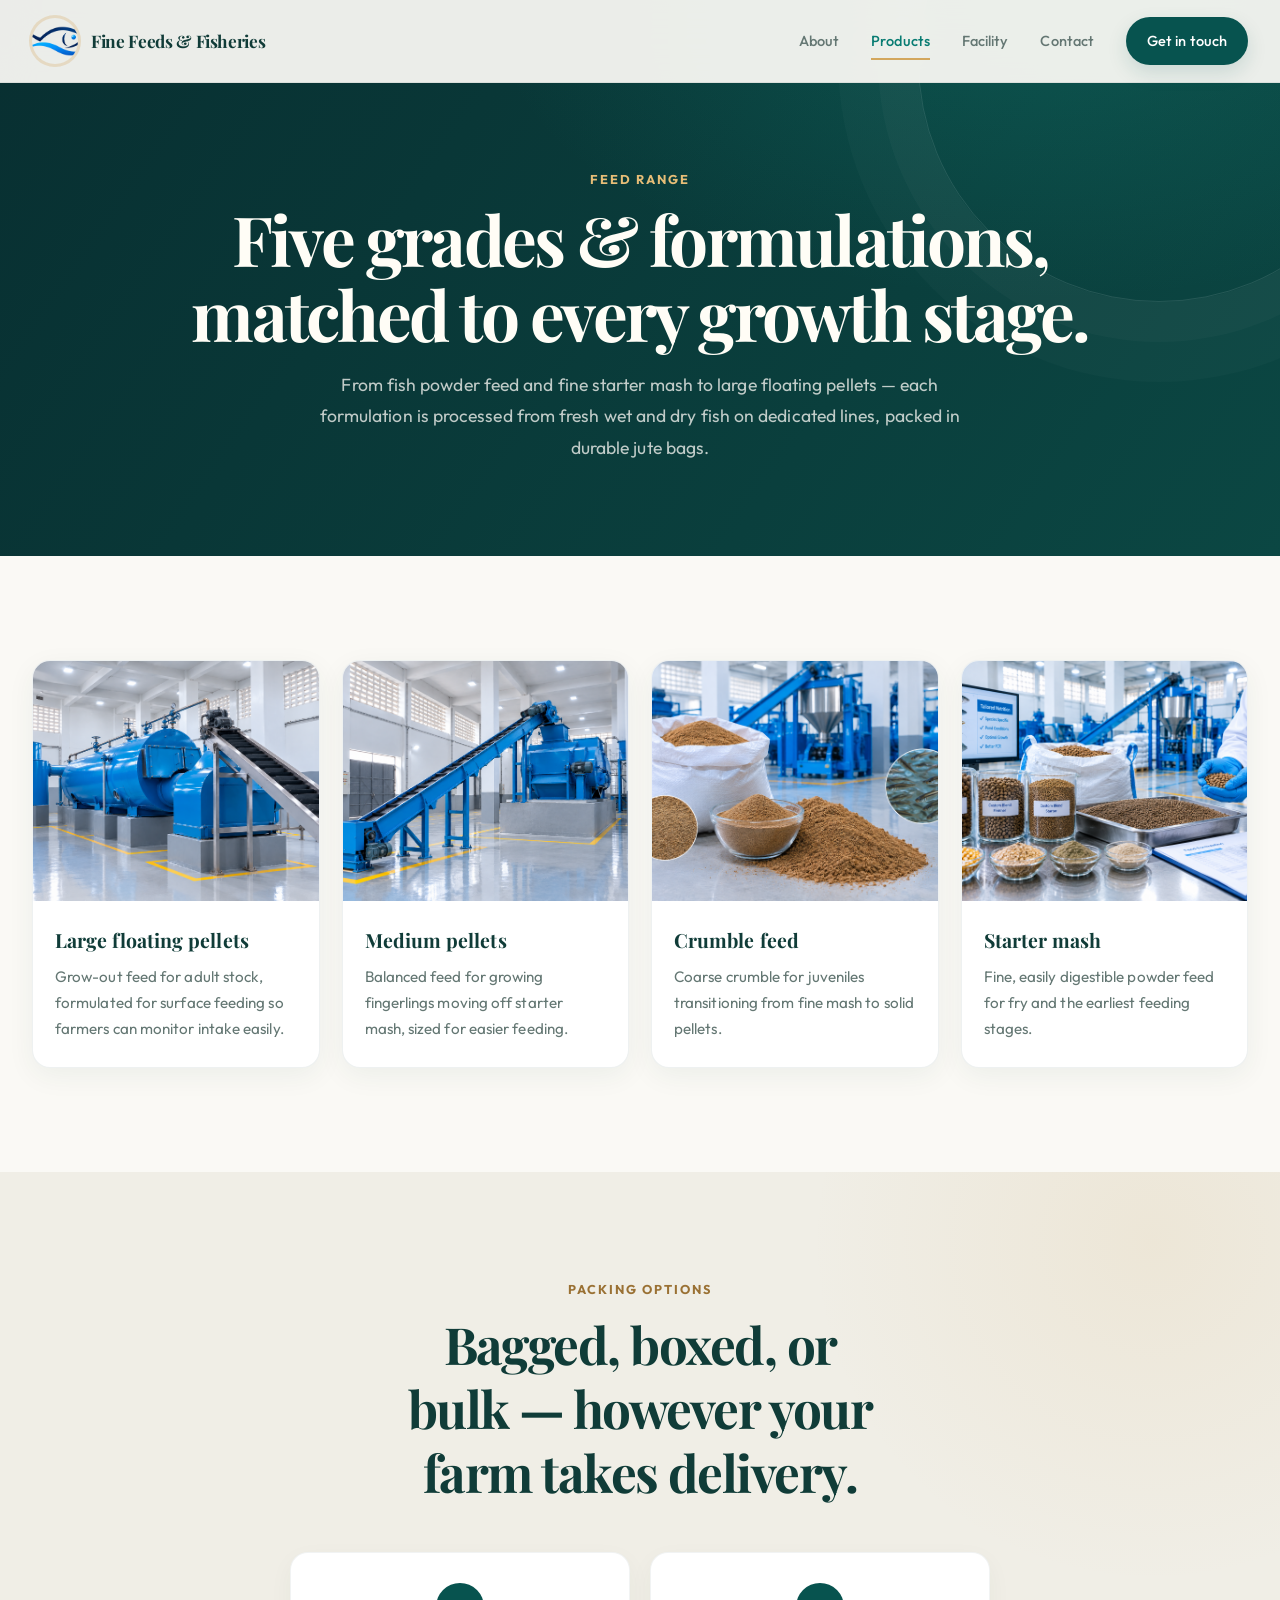
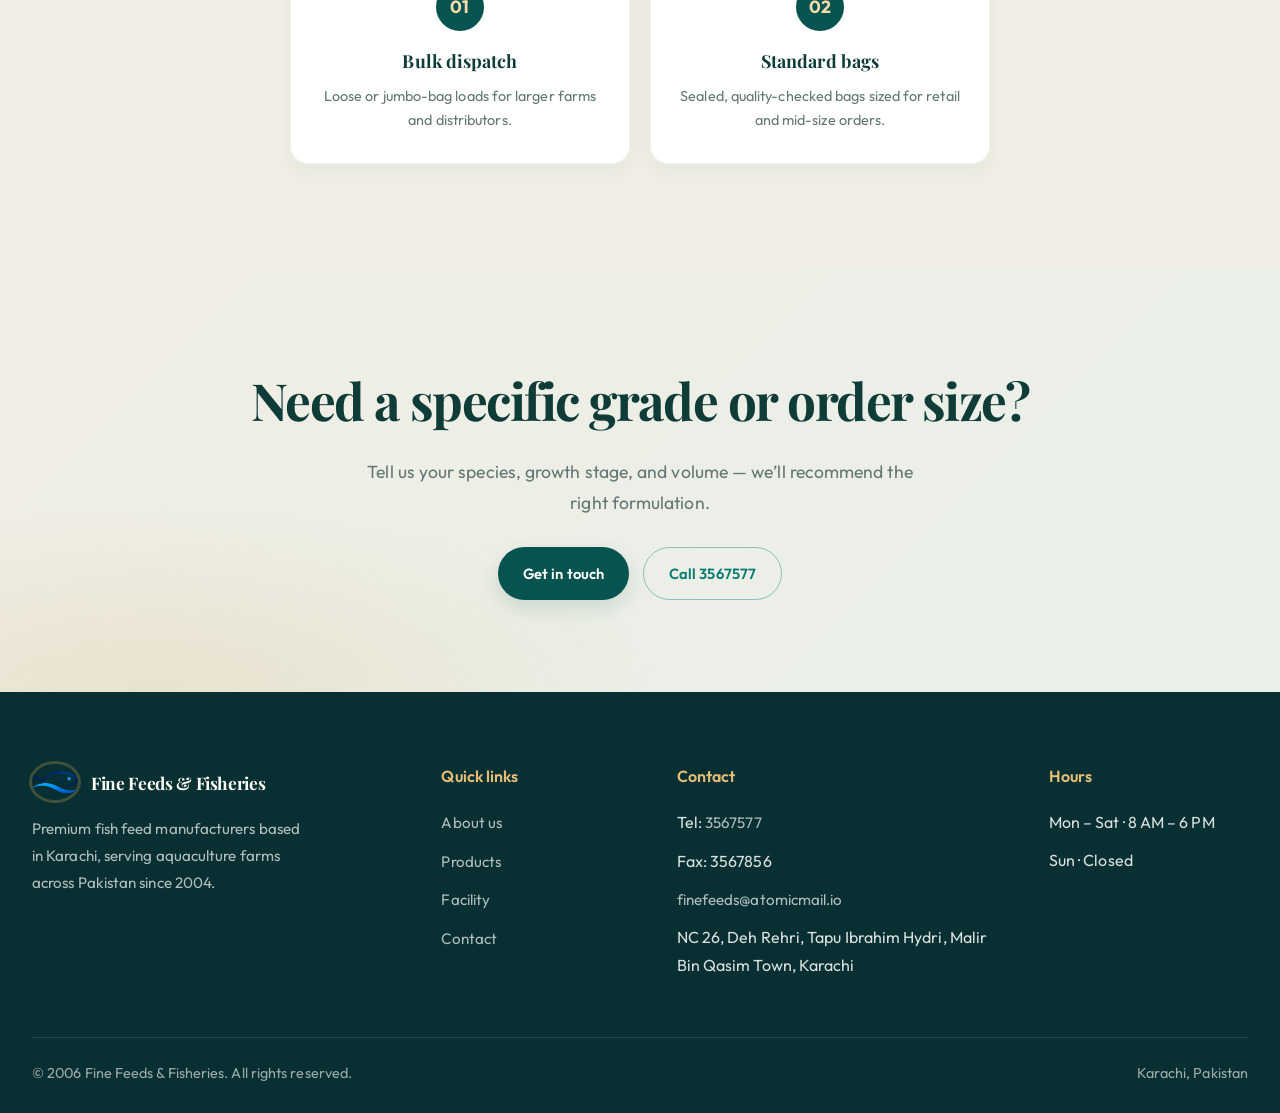
<file: products.html>
<!DOCTYPE html>
<html lang="en">
<head>
  <meta charset="UTF-8">
  <meta name="viewport" content="width=device-width, initial-scale=1.0">
  <title>Products — Fine Feeds & Fisheries</title>
  <meta name="description" content="Fish feed grades for every growth stage — floating pellets, starter mash, custom blends from Fine Feeds & Fisheries.">
  <link rel="preconnect" href="https://fonts.googleapis.com">
  <link rel="preconnect" href="https://fonts.gstatic.com" crossorigin>
  <link href="https://fonts.googleapis.com/css2?family=Outfit:wght@400;500;600;700&family=Playfair+Display:ital,wght@0,600;0,700;1,600&display=swap" rel="stylesheet">
  <link rel="stylesheet" href="css/style.css">
</head>
<body>
  <header class="header" id="header">
    <div class="container nav">
      <a href="index.html" class="logo">
        <img src="images/logo.png" alt="Fine Feeds & Fisheries">
        <span>Fine Feeds & Fisheries</span>
      </a>
      <nav class="nav-links" id="navLinks">
        <a href="about.html">About</a>
        <a href="products.html" class="active">Products</a>
        <a href="gallery.html">Facility</a>
        <a href="contact.html">Contact</a>
        <a href="contact.html" class="btn btn-primary">Get in touch</a>
      </nav>
      <button class="menu-toggle" id="menuToggle" aria-label="Menu">
        <span></span><span></span><span></span>
      </button>
    </div>
  </header>

  <section class="page-hero">
    <div class="container">
      <span class="section-label">Feed range</span>
      <h1>Five grades & formulations, matched to every growth stage.</h1>
      <p>From fish powder feed and fine starter mash to large floating pellets — each formulation is processed from fresh wet and dry fish on dedicated lines, packed in durable jute bags.</p>
    </div>
  </section>

  <section class="section">
    <div class="container">
      <div class="products-grid">
        <div class="product-card">
          <img src="images/4.png" alt="Large floating pellets">
          <div class="product-body">
            <h3>Large floating pellets</h3>
            <p>Grow-out feed for adult stock, formulated for surface feeding so farmers can monitor intake easily.</p>
          </div>
        </div>
        <div class="product-card">
          <img src="images/5.png" alt="Medium pellets">
          <div class="product-body">
            <h3>Medium pellets</h3>
            <p>Balanced feed for growing fingerlings moving off starter mash, sized for easier feeding.</p>
          </div>
        </div>
        <div class="product-card">
          <img src="images/floating_feed_tech.jpg" alt="Crumble feed">
          <div class="product-body">
            <h3>Crumble feed</h3>
            <p>Coarse crumble for juveniles transitioning from fine mash to solid pellets.</p>
          </div>
        </div>
        <div class="product-card">
          <img src="images/feeding_guide.jpg" alt="Starter mash">
          <div class="product-body">
            <h3>Starter mash</h3>
            <p>Fine, easily digestible powder feed for fry and the earliest feeding stages.</p>
          </div>
        </div>
      </div>
    </div>
  </section>

  <section class="section process">
    <div class="container">
      <div class="section-header">
        <span class="section-label">Packing options</span>
        <h2>Bagged, boxed, or bulk — however your farm takes delivery.</h2>
      </div>
      <div class="process-steps packing-steps">
        <div class="process-card">
          <div class="process-num">01</div>
          <h3>Bulk dispatch</h3>
          <p>Loose or jumbo-bag loads for larger farms and distributors.</p>
        </div>
        <div class="process-card">
          <div class="process-num">02</div>
          <h3>Standard bags</h3>
          <p>Sealed, quality-checked bags sized for retail and mid-size orders.</p>
        </div>
      </div>
    </div>
  </section>

  <section class="cta">
    <div class="container">
      <h2>Need a specific grade or order size?</h2>
      <p>Tell us your species, growth stage, and volume — we’ll recommend the right formulation.</p>
      <div class="cta-actions">
        <a href="contact.html" class="btn btn-primary">Get in touch</a>
        <a href="tel:3567577" class="btn btn-outline">Call 3567577</a>
      </div>
    </div>
  </section>

  <footer class="footer">
    <div class="container">
      <div class="footer-grid">
        <div class="footer-brand">
          <a href="index.html" class="logo">
            <img src="images/logo.png" alt="Logo" style="height:36px;">
            <span>Fine Feeds & Fisheries</span>
          </a>
          <p>Premium fish feed manufacturers based in Karachi, serving aquaculture farms across Pakistan since 2004.</p>
        </div>
        <div>
          <h4>Quick links</h4>
          <ul>
            <li><a href="about.html">About us</a></li>
            <li><a href="products.html">Products</a></li>
            <li><a href="gallery.html">Facility</a></li>
            <li><a href="contact.html">Contact</a></li>
          </ul>
        </div>
        <div>
          <h4>Contact</h4>
          <ul>
            <li>Tel: <a href="tel:3567577">3567577</a></li>
            <li>Fax: 3567856</li>
            <li><a href="mailto:finefeeds@atomicmail.io">finefeeds@atomicmail.io</a></li>
            <li>NC 26, Deh Rehri, Tapu Ibrahim Hydri, Malir Bin Qasim Town, Karachi</li>
          </ul>
        </div>
        <div>
          <h4>Hours</h4>
          <ul>
            <li>Mon – Sat · 8 AM – 6 PM</li>
            <li>Sun · Closed</li>
          </ul>
        </div>
      </div>
      <div class="footer-bottom">
        <span>© 2006 Fine Feeds & Fisheries. All rights reserved.</span>
        <span>Karachi, Pakistan</span>
      </div>
    </div>
  </footer>

  <script>
    const header = document.getElementById('header');
    const menuToggle = document.getElementById('menuToggle');
    const navLinks = document.getElementById('navLinks');
    window.addEventListener('scroll', () => {
      header.classList.toggle('scrolled', window.scrollY > 20);
    });
    menuToggle.addEventListener('click', () => {
      navLinks.classList.toggle('open');
    });
  </script>
</body>
</html>
</file>
<file: css/style.css>
/* Fine Feeds & Fisheries - Fresh Design */
:root {
  --primary: #0d7377;
  --primary-dark: #0a5c5f;
  --primary-light: #14919b;
  --accent: #32e0c4;
  --accent-soft: #e8f8f5;
  --earth: #2c3e2d;
  --sand: #f7f3eb;
  --cream: #faf8f5;
  --text: #1a2e1b;
  --text-muted: #5a6b5c;
  --white: #ffffff;
  --shadow: 0 10px 40px rgba(13, 115, 119, 0.12);
  --radius: 16px;
  --radius-sm: 10px;
  --font-display: 'Playfair Display', Georgia, serif;
  --font-body: 'Outfit', system-ui, sans-serif;
}

* {
  margin: 0;
  padding: 0;
  box-sizing: border-box;
}

html {
  scroll-behavior: smooth;
}

body {
  font-family: var(--font-body);
  color: var(--text);
  background: var(--cream);
  line-height: 1.6;
  overflow-x: hidden;
}

img {
  max-width: 100%;
  height: auto;
  display: block;
}

a {
  text-decoration: none;
  color: inherit;
  transition: all 0.25s ease;
}

ul {
  list-style: none;
}

.container {
  width: 100%;
  max-width: 1180px;
  margin: 0 auto;
  padding: 0 24px;
}

/* Header */
.header {
  position: fixed;
  top: 0;
  left: 0;
  right: 0;
  z-index: 1000;
  background: rgba(250, 248, 245, 0.92);
  backdrop-filter: blur(12px);
  border-bottom: 1px solid rgba(13, 115, 119, 0.08);
  transition: box-shadow 0.3s;
}

.header.scrolled {
  box-shadow: 0 4px 20px rgba(0,0,0,0.06);
}

.nav {
  display: flex;
  align-items: center;
  justify-content: space-between;
  height: 76px;
}

.logo {
  display: flex;
  align-items: center;
  gap: 12px;
  font-weight: 700;
  font-size: 1.15rem;
  color: var(--primary-dark);
  letter-spacing: -0.02em;
}

.logo img {
  height: 42px;
  width: auto;
  border-radius: 8px;
}

.logo span {
  font-family: var(--font-display);
  font-weight: 700;
}

.nav-links {
  display: flex;
  align-items: center;
  gap: 32px;
}

.nav-links a {
  font-size: 0.95rem;
  font-weight: 500;
  color: var(--text-muted);
}

.nav-links a:hover,
.nav-links a.active {
  color: var(--primary);
}

.btn {
  display: inline-flex;
  align-items: center;
  justify-content: center;
  gap: 8px;
  padding: 12px 24px;
  border-radius: 50px;
  font-weight: 600;
  font-size: 0.95rem;
  border: none;
  cursor: pointer;
  transition: all 0.25s ease;
}

.btn-primary {
  background: var(--primary);
  color: var(--white);
}

.btn-primary:hover {
  background: var(--primary-dark);
  transform: translateY(-2px);
  box-shadow: 0 8px 24px rgba(13, 115, 119, 0.3);
}

.btn-outline {
  background: transparent;
  color: var(--primary);
  border: 2px solid var(--primary);
}

.btn-outline:hover {
  background: var(--primary);
  color: var(--white);
}

.btn-light {
  background: var(--white);
  color: var(--primary-dark);
}

.btn-light:hover {
  background: var(--accent-soft);
}

/* Hero */
.hero {
  padding: 140px 0 80px;
  background: linear-gradient(160deg, var(--accent-soft) 0%, var(--cream) 45%, #e6f4f1 100%);
  position: relative;
  overflow: hidden;
}

.hero::before {
  content: '';
  position: absolute;
  top: -20%;
  right: -10%;
  width: 50%;
  height: 80%;
  background: radial-gradient(circle, rgba(50, 224, 196, 0.15) 0%, transparent 70%);
  pointer-events: none;
}

.hero-grid {
  display: grid;
  grid-template-columns: 1.1fr 0.9fr;
  gap: 48px;
  align-items: center;
}

.hero-badge {
  display: inline-flex;
  align-items: center;
  gap: 8px;
  background: var(--white);
  color: var(--primary);
  padding: 8px 16px;
  border-radius: 50px;
  font-size: 0.85rem;
  font-weight: 600;
  margin-bottom: 20px;
  box-shadow: var(--shadow);
}

.hero h1 {
  font-family: var(--font-display);
  font-size: clamp(2.4rem, 5vw, 3.6rem);
  font-weight: 700;
  line-height: 1.15;
  color: var(--earth);
  margin-bottom: 20px;
}

.hero h1 em {
  font-style: italic;
  color: var(--primary);
}

.hero-lead {
  font-size: 1.15rem;
  color: var(--text-muted);
  max-width: 520px;
  margin-bottom: 32px;
}

.hero-actions {
  display: flex;
  flex-wrap: wrap;
  gap: 14px;
}

.hero-visual {
  position: relative;
}

.hero-main-img {
  border-radius: var(--radius);
  box-shadow: var(--shadow);
  object-fit: cover;
  width: 100%;
  height: 420px;
}

.hero-float {
  position: absolute;
  border-radius: var(--radius-sm);
  box-shadow: 0 12px 32px rgba(0,0,0,0.15);
  border: 4px solid var(--white);
  object-fit: cover;
}

.hero-float-1 {
  width: 160px;
  height: 120px;
  bottom: -20px;
  left: -30px;
}

.hero-float-2 {
  width: 140px;
  height: 100px;
  top: 30px;
  right: -25px;
}

/* Stats */
.stats {
  padding: 48px 0;
  background: var(--primary);
  color: var(--white);
}

.stats-grid {
  display: grid;
  grid-template-columns: repeat(4, 1fr);
  gap: 24px;
  text-align: center;
}

.stat-item strong {
  display: block;
  font-family: var(--font-display);
  font-size: 2.4rem;
  font-weight: 700;
  margin-bottom: 4px;
}

.stat-item span {
  font-size: 0.95rem;
  opacity: 0.9;
}

/* Sections */
.section {
  padding: 90px 0;
}

.section-header {
  text-align: center;
  max-width: 640px;
  margin: 0 auto 56px;
}

.section-label {
  display: inline-block;
  font-size: 0.8rem;
  font-weight: 700;
  text-transform: uppercase;
  letter-spacing: 0.12em;
  color: var(--primary);
  margin-bottom: 12px;
}

.section-header h2 {
  font-family: var(--font-display);
  font-size: clamp(1.9rem, 3.5vw, 2.6rem);
  color: var(--earth);
  margin-bottom: 14px;
  line-height: 1.25;
}

.section-header p {
  color: var(--text-muted);
  font-size: 1.05rem;
}

/* About teaser */
.about-grid {
  display: grid;
  grid-template-columns: 1fr 1fr;
  gap: 56px;
  align-items: center;
}

.about-content h2 {
  font-family: var(--font-display);
  font-size: 2.2rem;
  color: var(--earth);
  margin-bottom: 18px;
  line-height: 1.3;
}

.about-content p {
  color: var(--text-muted);
  margin-bottom: 20px;
}

.feature-list {
  margin: 28px 0;
}

.feature-list li {
  display: flex;
  align-items: flex-start;
  gap: 12px;
  margin-bottom: 14px;
  color: var(--text);
  font-weight: 500;
}

.feature-list li::before {
  content: '';
  flex-shrink: 0;
  width: 22px;
  height: 22px;
  background: var(--accent-soft);
  border-radius: 50%;
  background-image: url("data:image/svg+xml,%3Csvg xmlns='http://www.w3.org/2000/svg' viewBox='0 0 24 24' fill='%230d7377'%3E%3Cpath d='M9 16.17L4.83 12l-1.42 1.41L9 19 21 7l-1.41-1.41z'/%3E%3C/svg%3E");
  background-size: 14px;
  background-position: center;
  background-repeat: no-repeat;
  margin-top: 2px;
}

.about-img {
  border-radius: var(--radius);
  box-shadow: var(--shadow);
  height: 440px;
  object-fit: cover;
  width: 100%;
}

/* Process */
.process {
  background: var(--sand);
}

.process-steps {
  display: grid;
  grid-template-columns: repeat(5, 1fr);
  gap: 20px;
}

.process-card {
  background: var(--white);
  border-radius: var(--radius);
  padding: 28px 20px;
  text-align: center;
  box-shadow: 0 4px 20px rgba(0,0,0,0.04);
  transition: transform 0.25s, box-shadow 0.25s;
}

.process-card:hover {
  transform: translateY(-6px);
  box-shadow: var(--shadow);
}

.process-num {
  display: inline-flex;
  align-items: center;
  justify-content: center;
  width: 48px;
  height: 48px;
  background: var(--primary);
  color: var(--white);
  border-radius: 50%;
  font-weight: 700;
  font-size: 1.1rem;
  margin-bottom: 16px;
}

.process-card h3 {
  font-size: 1.05rem;
  margin-bottom: 8px;
  color: var(--earth);
}

.process-card p {
  font-size: 0.9rem;
  color: var(--text-muted);
}

/* Products */
.products-grid {
  display: grid;
  grid-template-columns: repeat(2, 1fr);
  gap: 28px;
}

.product-card {
  background: var(--white);
  border-radius: var(--radius);
  overflow: hidden;
  box-shadow: 0 4px 24px rgba(0,0,0,0.05);
  transition: transform 0.3s, box-shadow 0.3s;
}

.product-card:hover {
  transform: translateY(-8px);
  box-shadow: var(--shadow);
}

.product-card img {
  width: 100%;
  height: 220px;
  object-fit: cover;
}

.product-body {
  padding: 24px;
}

.product-body h3 {
  font-family: var(--font-display);
  font-size: 1.3rem;
  color: var(--earth);
  margin-bottom: 8px;
}

.product-body p {
  color: var(--text-muted);
  font-size: 0.95rem;
}

/* Facility */
.facility-grid {
  display: grid;
  grid-template-columns: 2fr 1fr;
  gap: 24px;
}

.facility-main {
  border-radius: var(--radius);
  height: 420px;
  object-fit: cover;
  width: 100%;
  box-shadow: var(--shadow);
}

.facility-side {
  display: flex;
  flex-direction: column;
  gap: 24px;
}

.facility-side img {
  border-radius: var(--radius);
  height: 198px;
  object-fit: cover;
  width: 100%;
  box-shadow: 0 4px 20px rgba(0,0,0,0.06);
}

/* Leadership */
.leadership {
  background: linear-gradient(135deg, var(--primary-dark) 0%, var(--primary) 100%);
  color: var(--white);
  border-radius: var(--radius);
  padding: 48px;
  display: grid;
  grid-template-columns: auto 1fr;
  gap: 40px;
  align-items: center;
}

.leader-photo {
  width: 180px;
  height: 180px;
  border-radius: 50%;
  object-fit: cover;
  border: 5px solid rgba(255,255,255,0.25);
}

.leadership h3 {
  font-family: var(--font-display);
  font-size: 1.8rem;
  margin-bottom: 6px;
}

.leadership .role {
  font-size: 0.95rem;
  opacity: 0.85;
  margin-bottom: 16px;
}

.leadership p {
  opacity: 0.92;
  margin-bottom: 20px;
  max-width: 560px;
}

.contact-links {
  display: flex;
  flex-wrap: wrap;
  gap: 20px;
}

.contact-links a {
  display: flex;
  align-items: center;
  gap: 8px;
  color: var(--accent);
  font-weight: 600;
}

.contact-links a:hover {
  color: var(--white);
}

/* CTA */
.cta {
  background: var(--sand);
  text-align: center;
  padding: 80px 0;
}

.cta h2 {
  font-family: var(--font-display);
  font-size: 2.3rem;
  color: var(--earth);
  margin-bottom: 14px;
}

.cta p {
  color: var(--text-muted);
  margin-bottom: 28px;
  font-size: 1.1rem;
}

.cta-actions {
  display: flex;
  justify-content: center;
  gap: 14px;
  flex-wrap: wrap;
}

/* Footer */
.footer {
  background: var(--earth);
  color: rgba(255,255,255,0.85);
  padding: 64px 0 28px;
}

.footer-grid {
  display: grid;
  grid-template-columns: 1.4fr 1fr 1fr 1fr;
  gap: 40px;
  margin-bottom: 48px;
}

.footer-brand .logo {
  color: var(--white);
  margin-bottom: 16px;
}

.footer-brand p {
  font-size: 0.95rem;
  opacity: 0.8;
  max-width: 280px;
}

.footer h4 {
  color: var(--white);
  font-size: 1rem;
  margin-bottom: 18px;
  font-weight: 600;
}

.footer ul li {
  margin-bottom: 10px;
}

.footer ul a {
  opacity: 0.8;
  font-size: 0.95rem;
}

.footer ul a:hover {
  opacity: 1;
  color: var(--accent);
}

.footer-bottom {
  border-top: 1px solid rgba(255,255,255,0.12);
  padding-top: 24px;
  display: flex;
  justify-content: space-between;
  align-items: center;
  font-size: 0.9rem;
  opacity: 0.7;
}

/* Page Hero (inner pages) */
.page-hero {
  padding: 130px 0 60px;
  background: linear-gradient(160deg, var(--accent-soft) 0%, var(--cream) 100%);
  text-align: center;
}

.page-hero h1 {
  font-family: var(--font-display);
  font-size: clamp(2.2rem, 4vw, 3rem);
  color: var(--earth);
  margin-bottom: 12px;
}

.page-hero p {
  color: var(--text-muted);
  font-size: 1.1rem;
  max-width: 560px;
  margin: 0 auto;
}

/* Contact page */
.contact-grid {
  display: grid;
  grid-template-columns: 1fr 1fr;
  gap: 48px;
}

.contact-info-card {
  background: var(--white);
  border-radius: var(--radius);
  padding: 36px;
  box-shadow: var(--shadow);
}

.contact-info-card h3 {
  font-family: var(--font-display);
  font-size: 1.5rem;
  margin-bottom: 20px;
  color: var(--earth);
}

.info-row {
  display: flex;
  gap: 16px;
  margin-bottom: 22px;
}

.info-row strong {
  display: block;
  margin-bottom: 2px;
  color: var(--earth);
}

.info-row span, .info-row a {
  color: var(--text-muted);
  font-size: 0.95rem;
}

.info-row a:hover {
  color: var(--primary);
}

.contact-form {
  background: var(--white);
  border-radius: var(--radius);
  padding: 36px;
  box-shadow: var(--shadow);
}

.form-group {
  margin-bottom: 18px;
}

.form-group label {
  display: block;
  font-weight: 600;
  font-size: 0.9rem;
  margin-bottom: 6px;
  color: var(--earth);
}

.form-group input,
.form-group textarea,
.form-group select {
  width: 100%;
  padding: 12px 16px;
  border: 1.5px solid #e0e5e0;
  border-radius: var(--radius-sm);
  font-family: inherit;
  font-size: 1rem;
  background: var(--cream);
  transition: border-color 0.2s;
}

.form-group input:focus,
.form-group textarea:focus,
.form-group select:focus {
  outline: none;
  border-color: var(--primary);
}

.form-group textarea {
  min-height: 120px;
  resize: vertical;
}

/* Gallery page */
.gallery-grid {
  display: grid;
  grid-template-columns: repeat(3, 1fr);
  gap: 20px;
}

.gallery-item {
  position: relative;
  border-radius: var(--radius);
  overflow: hidden;
  aspect-ratio: 4/3;
  box-shadow: 0 4px 20px rgba(0,0,0,0.06);
}

.gallery-item img {
  width: 100%;
  height: 100%;
  object-fit: cover;
  transition: transform 0.4s;
}

.gallery-item:hover img {
  transform: scale(1.06);
}

.gallery-caption {
  position: absolute;
  bottom: 0;
  left: 0;
  right: 0;
  padding: 16px 18px;
  background: linear-gradient(transparent, rgba(0,0,0,0.7));
  color: var(--white);
  font-weight: 600;
  font-size: 0.95rem;
  opacity: 0;
  transition: opacity 0.3s;
}

.gallery-item:hover .gallery-caption {
  opacity: 1;
}

/* Mobile menu */
.menu-toggle {
  display: none;
  background: none;
  border: none;
  cursor: pointer;
  padding: 8px;
}

.menu-toggle span {
  display: block;
  width: 24px;
  height: 2.5px;
  background: var(--primary-dark);
  margin: 5px 0;
  border-radius: 2px;
  transition: 0.3s;
}

/* Responsive */
@media (max-width: 980px) {
  .hero-grid,
  .about-grid,
  .contact-grid,
  .facility-grid {
    grid-template-columns: 1fr;
  }

  .process-steps {
    grid-template-columns: repeat(2, 1fr);
  }

  .process-steps .process-card:last-child {
    grid-column: span 2;
    max-width: 280px;
    margin: 0 auto;
  }

  .stats-grid {
    grid-template-columns: repeat(2, 1fr);
    gap: 28px;
  }

  .products-grid {
    grid-template-columns: 1fr;
  }

  .footer-grid {
    grid-template-columns: 1fr 1fr;
  }

  .leadership {
    grid-template-columns: 1fr;
    text-align: center;
    justify-items: center;
  }

  .gallery-grid {
    grid-template-columns: repeat(2, 1fr);
  }

  .hero-float {
    display: none;
  }
}

@media (max-width: 720px) {
  .nav-links {
    display: none;
    position: absolute;
    top: 76px;
    left: 0;
    right: 0;
    background: var(--cream);
    flex-direction: column;
    padding: 24px;
    gap: 16px;
    border-bottom: 1px solid rgba(0,0,0,0.06);
    box-shadow: 0 12px 24px rgba(0,0,0,0.08);
  }

  .nav-links.open {
    display: flex;
  }

  .menu-toggle {
    display: block;
  }

  .hero {
    padding: 120px 0 60px;
  }

  .section {
    padding: 64px 0;
  }

  .process-steps {
    grid-template-columns: 1fr;
  }

  .process-steps .process-card:last-child {
    grid-column: auto;
    max-width: none;
  }

  .gallery-grid {
    grid-template-columns: 1fr;
  }

  .footer-grid {
    grid-template-columns: 1fr;
  }

  .footer-bottom {
    flex-direction: column;
    gap: 12px;
    text-align: center;
  }
}

/* Deep-water palette and polished, image-led details */
:root {
  --primary: #087c72;
  --primary-dark: #07534f;
  --primary-light: #16a08e;
  --accent: #d3a75d;
  --accent-soft: #e8f3ee;
  --earth: #103c38;
  --sand: #f0eee6;
  --cream: #faf9f5;
  --text: #173b37;
  --text-muted: #647773;
  --shadow: 0 22px 60px rgba(8, 61, 56, 0.13);
  --radius: 22px;
  --radius-sm: 14px;
}

::selection {
  background: #d3a75d;
  color: #103c38;
}

body {
  background: var(--cream);
  letter-spacing: 0.005em;
}

.container {
  max-width: 1280px;
  padding-right: 32px;
  padding-left: 32px;
}

.header {
  background: rgba(250, 249, 245, 0.94);
  border-bottom-color: rgba(16, 60, 56, 0.08);
  backdrop-filter: blur(18px);
  -webkit-backdrop-filter: blur(18px);
}

.header.scrolled {
  box-shadow: 0 10px 34px rgba(16, 60, 56, 0.1);
}

.nav {
  height: 82px;
}

.logo {
  gap: 13px;
  color: var(--earth);
  font-size: 1.08rem;
}

.logo img {
  height: 46px;
  width: 46px;
  object-fit: cover;
  border-radius: 50%;
  box-shadow: 0 0 0 3px rgba(211, 167, 93, 0.28);
}

.logo span {
  max-width: 210px;
  line-height: 1.12;
}

.nav-links {
  gap: clamp(18px, 2.5vw, 36px);
}

.nav-links a {
  position: relative;
  font-size: 0.91rem;
}

.nav-links a:not(.btn)::after {
  position: absolute;
  right: 0;
  bottom: -7px;
  left: 0;
  height: 2px;
  background: var(--accent);
  content: "";
  transform: scaleX(0);
  transform-origin: left;
  transition: transform 0.25s ease;
}

.nav-links a:not(.btn):hover::after,
.nav-links a:not(.btn).active::after {
  transform: scaleX(1);
}

.nav-links .btn {
  padding: 12px 21px;
  color: #fff;
}

.btn {
  padding: 14px 25px;
  font-size: 0.92rem;
  transition: transform 0.25s ease, box-shadow 0.25s ease, background 0.25s ease;
}

.btn-primary {
  background: var(--primary-dark);
  box-shadow: 0 8px 20px rgba(7, 83, 79, 0.14);
}

.btn-primary:hover {
  background: var(--primary);
  box-shadow: 0 12px 28px rgba(7, 83, 79, 0.25);
}

.btn-outline {
  border: 1px solid rgba(8, 124, 114, 0.42);
}

.btn-outline:hover {
  border-color: var(--primary);
}

.hero {
  min-height: 690px;
  padding: 154px 0 112px;
  color: #fff;
  background:
    radial-gradient(ellipse at 82% 52%, rgba(22, 160, 142, 0.24), transparent 38%),
    radial-gradient(ellipse at 0% 100%, rgba(211, 167, 93, 0.12), transparent 32%),
    linear-gradient(125deg, #082f31 0%, #0b4743 58%, #0c5d54 100%);
}

.hero::before {
  top: auto;
  right: -14%;
  bottom: -63%;
  width: 68%;
  height: 100%;
  border: 1px solid rgba(255, 255, 255, 0.08);
  border-radius: 50%;
  background: none;
  box-shadow: 0 0 0 46px rgba(255, 255, 255, 0.025), 0 0 0 92px rgba(255, 255, 255, 0.02);
}

.hero-grid {
  grid-template-columns: 1.05fr 0.95fr;
  gap: 74px;
}

.hero-badge {
  padding: 9px 16px;
  color: #f1d29a;
  background: rgba(255, 255, 255, 0.08);
  border: 1px solid rgba(241, 210, 154, 0.3);
  box-shadow: none;
  letter-spacing: 0.045em;
  animation: rise-in 0.65s both;
}

.hero h1 {
  max-width: 700px;
  color: #fffdf6;
  font-size: clamp(3rem, 5.3vw, 5.25rem);
  line-height: 1.02;
  letter-spacing: -0.045em;
  animation: rise-in 0.75s 0.08s both;
}

.hero h1 em {
  color: #e6bd77;
}

.hero-lead {
  max-width: 500px;
  color: rgba(250, 249, 245, 0.76);
  font-size: 1.1rem;
  line-height: 1.8;
  animation: rise-in 0.75s 0.16s both;
}

.hero-actions {
  animation: rise-in 0.75s 0.24s both;
}

.hero .btn-primary {
  color: #163d37;
  background: #e5bd78;
  box-shadow: 0 10px 26px rgba(0, 0, 0, 0.16);
}

.hero .btn-primary:hover {
  background: #f0d39e;
}

.hero .btn-outline {
  color: #fff;
  border-color: rgba(255, 255, 255, 0.42);
}

.hero .btn-outline:hover {
  color: var(--earth);
  background: #fff;
  border-color: #fff;
}

.hero-visual {
  padding: 0 16px 16px 0;
  animation: image-in 0.9s 0.12s both;
}

.hero-visual::before {
  position: absolute;
  inset: 20px 0 0 24px;
  border: 1px solid rgba(226, 190, 126, 0.55);
  border-radius: 190px 24px 24px 24px;
  content: "";
  transform: rotate(2deg);
}

.hero-visual::after {
  position: absolute;
  right: 26px;
  bottom: 36px;
  padding: 13px 18px;
  border: 1px solid rgba(255, 255, 255, 0.2);
  border-radius: 999px;
  color: #fff;
  background: rgba(8, 47, 49, 0.78);
  content: "Made with care in Karachi";
  font-size: 0.78rem;
  letter-spacing: 0.06em;
  backdrop-filter: blur(12px);
}

.hero-main-img {
  position: relative;
  z-index: 1;
  height: 500px;
  border: 7px solid rgba(255, 255, 255, 0.1);
  border-radius: 190px 24px 24px 24px;
  box-shadow: 0 32px 80px rgba(0, 0, 0, 0.28);
  object-position: center;
}

.hero-float {
  z-index: 2;
  border: 4px solid #104844;
  box-shadow: 0 16px 40px rgba(0, 0, 0, 0.28);
}

.hero-float-1 {
  bottom: -12px;
  left: -48px;
  width: 170px;
  height: 128px;
}

.hero-float-2 {
  top: 28px;
  right: -25px;
  width: 150px;
  height: 112px;
}

.stats {
  position: relative;
  z-index: 2;
  padding: 32px 0;
  background: #f1eee5;
  color: var(--earth);
}

.stats-grid {
  gap: 12px;
}

.stat-item {
  position: relative;
  padding: 7px 18px;
}

.stat-item + .stat-item::before {
  position: absolute;
  top: 12%;
  bottom: 12%;
  left: 0;
  width: 1px;
  background: rgba(16, 60, 56, 0.14);
  content: "";
}

.stat-item strong {
  color: var(--primary-dark);
  font-size: clamp(1.7rem, 3vw, 2.45rem);
}

.stat-item span {
  color: var(--text-muted);
  font-size: 0.85rem;
  opacity: 1;
}

.section {
  padding: 104px 0;
}

.section-label {
  color: #9a7134;
  letter-spacing: 0.16em;
}

.section-header {
  margin-bottom: 48px;
}

.section-header h2,
.about-content h2,
.cta h2 {
  letter-spacing: -0.03em;
}

.section-header h2 {
  font-size: clamp(2.1rem, 4vw, 3.25rem);
}

.section-header p {
  max-width: 620px;
  margin: 0 auto;
  line-height: 1.8;
}

.about-grid {
  gap: clamp(42px, 7vw, 100px);
}

.about-content h2 {
  font-size: clamp(2.2rem, 4vw, 3.25rem);
  line-height: 1.12;
}

.about-content p,
.feature-list li {
  line-height: 1.8;
}

.feature-list li {
  margin-bottom: 13px;
}

.about-img {
  height: 520px;
  border-radius: 160px 22px 22px 22px;
  box-shadow: 22px 22px 0 #e9e3d5, var(--shadow);
}

.process {
  background:
    radial-gradient(circle at 90% 10%, rgba(211, 167, 93, 0.11), transparent 26%),
    #f0eee6;
}

.process-card {
  padding: 30px 21px;
  border: 1px solid rgba(16, 60, 56, 0.06);
  border-radius: 18px;
  box-shadow: 0 8px 24px rgba(16, 60, 56, 0.045);
  transition: transform 0.3s ease, box-shadow 0.3s ease, border-color 0.3s ease;
}

.process-card:hover {
  border-color: rgba(8, 124, 114, 0.24);
  box-shadow: 0 22px 42px rgba(16, 60, 56, 0.11);
}

.process-num {
  color: #f4dba9;
  background: var(--primary-dark);
}

.process-card h3 {
  font-family: var(--font-display);
  font-size: 1.12rem;
}

.process-card p {
  line-height: 1.7;
}

.products-grid {
  grid-template-columns: repeat(4, minmax(0, 1fr));
  gap: 22px;
}

.product-card {
  border: 1px solid rgba(16, 60, 56, 0.07);
  border-radius: 18px;
  box-shadow: 0 8px 28px rgba(16, 60, 56, 0.06);
}

.product-card img {
  height: 240px;
  transition: transform 0.6s cubic-bezier(0.2, 0.7, 0.2, 1);
}

.product-card:hover img {
  transform: scale(1.055);
}

.product-card:hover {
  box-shadow: 0 24px 56px rgba(16, 60, 56, 0.14);
}

.product-body {
  padding: 24px 22px 26px;
}

.product-body h3 {
  font-size: 1.22rem;
}

.product-body p {
  line-height: 1.7;
}

.facility-grid {
  gap: 20px;
}

.facility-main,
.facility-side img {
  border-radius: 18px;
  transition: transform 0.5s ease, box-shadow 0.3s ease;
}

.facility-main {
  height: 500px;
}

.facility-side {
  gap: 20px;
}

.facility-side img {
  height: 240px;
}

.facility-main:hover,
.facility-side img:hover {
  transform: translateY(-4px);
  box-shadow: var(--shadow);
}

.leadership {
  padding: 54px;
  border: 1px solid rgba(255, 255, 255, 0.12);
  border-radius: 24px;
  background:
    radial-gradient(circle at 100% 0%, rgba(211, 167, 93, 0.18), transparent 35%),
    linear-gradient(135deg, #0b3e3b 0%, #087c72 100%);
  box-shadow: 0 28px 70px rgba(7, 83, 79, 0.18);
}

.leader-photo {
  border-color: rgba(234, 198, 132, 0.8);
  box-shadow: 0 0 0 8px rgba(255, 255, 255, 0.07);
}

.contact-links a {
  color: #f0cb83;
}

.contact-links a:hover {
  color: #fff;
}

.cta {
  position: relative;
  overflow: hidden;
  padding: 92px 0;
  background:
    radial-gradient(ellipse at 12% 100%, rgba(211, 167, 93, 0.18), transparent 32%),
    linear-gradient(135deg, #f1eee5, #e8f0e9);
}

.cta h2 {
  font-size: clamp(2.1rem, 4vw, 3.2rem);
}

.cta p {
  max-width: 650px;
  margin: 0 auto 28px;
  line-height: 1.8;
}

.footer {
  padding: 72px 0 28px;
  background: #082f31;
}

.footer-grid {
  grid-template-columns: 1.5fr 0.8fr 1.35fr 0.8fr;
  gap: 36px;
}

.footer h4 {
  color: #e6bd77;
}

.footer-brand .logo {
  color: #fffdf6;
}

.footer-brand p,
.footer ul a,
.footer ul li {
  line-height: 1.75;
}

.footer ul a:hover {
  color: #e6bd77;
}

.footer-bottom {
  border-top-color: rgba(255, 255, 255, 0.16);
}

.page-hero {
  position: relative;
  overflow: hidden;
  padding: 166px 0 92px;
  color: #fffdf6;
  background:
    radial-gradient(ellipse at 82% 0%, rgba(22, 160, 142, 0.23), transparent 38%),
    linear-gradient(125deg, #082f31 0%, #0b4743 100%);
}

.page-hero::after {
  position: absolute;
  top: -180px;
  right: -120px;
  width: 480px;
  height: 480px;
  border: 1px solid rgba(255, 255, 255, 0.11);
  border-radius: 50%;
  box-shadow: 0 0 0 40px rgba(255, 255, 255, 0.025), 0 0 0 80px rgba(255, 255, 255, 0.02);
  content: "";
}

.page-hero .container {
  position: relative;
  z-index: 1;
}

.page-hero .section-label {
  color: #e6bd77;
}

.page-hero h1 {
  max-width: 900px;
  margin: 0 auto 18px;
  color: #fffdf6;
  font-size: clamp(2.7rem, 5.4vw, 4.5rem);
  line-height: 1.08;
  letter-spacing: -0.04em;
}

.page-hero p {
  max-width: 670px;
  color: rgba(250, 249, 245, 0.76);
  line-height: 1.8;
}

.contact-info-card,
.contact-form {
  border: 1px solid rgba(16, 60, 56, 0.07);
  border-radius: 22px;
  box-shadow: 0 16px 45px rgba(16, 60, 56, 0.08);
}

.form-group input,
.form-group textarea,
.form-group select {
  border: 1px solid #dfe5df;
  border-radius: 12px;
  background: #fbfaf7;
}

.form-group input:focus,
.form-group textarea:focus,
.form-group select:focus {
  border-color: var(--primary);
  box-shadow: 0 0 0 4px rgba(8, 124, 114, 0.1);
}

.gallery-grid {
  gap: 22px;
}

.gallery-item {
  border-radius: 18px;
  box-shadow: 0 14px 36px rgba(16, 60, 56, 0.1);
}

.gallery-item img {
  transition: transform 0.7s cubic-bezier(0.2, 0.7, 0.2, 1);
}

.gallery-caption {
  padding: 34px 18px 18px;
  background: linear-gradient(transparent, rgba(5, 37, 35, 0.88));
  opacity: 1;
}

.menu-toggle {
  border-radius: 10px;
}

.menu-toggle:focus-visible,
a:focus-visible,
button:focus-visible,
input:focus-visible,
textarea:focus-visible,
select:focus-visible {
  outline: 3px solid #d3a75d;
  outline-offset: 4px;
}

@keyframes rise-in {
  from {
    opacity: 0;
    transform: translateY(18px);
  }
  to {
    opacity: 1;
    transform: translateY(0);
  }
}

@keyframes image-in {
  from {
    opacity: 0;
    transform: translateY(18px) scale(0.98);
  }
  to {
    opacity: 1;
    transform: translateY(0) scale(1);
  }
}

@media (max-width: 980px) {
  .hero {
    min-height: 0;
  }

  .hero-grid {
    grid-template-columns: minmax(0, 1fr);
    gap: 48px;
  }

  .hero-visual {
    width: 100%;
    min-width: 0;
  }

  .hero-main-img {
    height: 430px;
  }

  .products-grid {
    grid-template-columns: repeat(2, minmax(0, 1fr));
  }

  .footer-grid {
    grid-template-columns: repeat(2, minmax(0, 1fr));
  }
}

@media (max-width: 720px) {
  .container {
    padding-right: 22px;
    padding-left: 22px;
  }

  .nav {
    height: 72px;
  }

  .logo {
    gap: 10px;
    font-size: 0.98rem;
  }

  .logo img {
    width: 40px;
    height: 40px;
  }

  .logo span {
    max-width: 165px;
  }

  .nav-links {
    top: 72px;
    gap: 18px;
    background: rgba(250, 249, 245, 0.98);
  }

  .nav-links a:not(.btn)::after {
    bottom: -4px;
  }

  .hero {
    padding: 122px 0 76px;
  }

  .hero-grid {
    grid-template-columns: minmax(0, 1fr);
    gap: 42px;
  }

  .hero h1 {
    font-size: clamp(2.8rem, 12vw, 4.2rem);
  }

  .hero-lead {
    font-size: 1rem;
  }

  .hero-main-img {
    width: 100%;
    height: clamp(240px, 72vw, 350px);
    border-radius: 135px 20px 20px;
    object-fit: cover;
    object-position: center;
  }

  .hero-visual {
    padding: 0 10px 12px;
  }

  .hero-visual::before {
    border-radius: 135px 20px 20px;
  }

  .hero-visual::after {
    right: 12px;
    bottom: 24px;
    padding: 10px 13px;
    font-size: 0.66rem;
  }

  .hero-float-1 {
    left: -10px;
    width: 126px;
    height: 94px;
  }

  .hero-float-2 {
    right: -8px;
    width: 112px;
    height: 84px;
  }

  .stats {
    padding: 26px 0;
  }

  .stats-grid {
    gap: 12px 0;
  }

  .stat-item {
    padding: 7px 8px;
  }

  .stat-item:nth-child(3)::before {
    display: none;
  }

  .stat-item strong {
    font-size: 1.7rem;
  }

  .stat-item span {
    font-size: 0.77rem;
  }

  .section {
    padding: 76px 0;
  }

  .section-header {
    margin-bottom: 34px;
  }

  .about-grid {
    gap: 38px;
  }

  .about-img {
    height: 360px;
    border-radius: 110px 18px 18px;
  }

  .products-grid {
    gap: 16px;
  }

  .product-card img {
    height: 180px;
  }

  .product-body {
    padding: 18px 16px 20px;
  }

  .product-body h3 {
    font-size: 1.08rem;
  }

  .product-body p {
    font-size: 0.88rem;
  }

  .facility-main {
    height: 340px;
  }

  .facility-side {
    flex-direction: row;
  }

  .facility-side img {
    width: calc(50% - 10px);
    height: 170px;
  }

  .leadership {
    padding: 34px 24px;
    gap: 28px;
  }

  .leader-photo {
    width: 145px;
    height: 145px;
  }

  .contact-links {
    justify-content: center;
    gap: 14px;
  }

  .page-hero {
    padding: 132px 0 70px;
  }

  .page-hero h1 {
    font-size: clamp(2.55rem, 10vw, 3.6rem);
  }

  .contact-info-card,
  .contact-form {
    padding: 26px 22px;
  }

  .gallery-grid {
    gap: 16px;
  }

  .footer-grid {
    gap: 32px 22px;
  }
}

@media (max-width: 420px) {
  .products-grid {
    grid-template-columns: 1fr;
  }

  .product-card img {
    height: 230px;
  }

  .facility-side img {
    height: 140px;
  }
}

.contact-steps {
  grid-template-columns: repeat(3, minmax(0, 1fr));
}

.packing-steps {
  max-width: 700px;
  margin: 0 auto;
  grid-template-columns: repeat(2, minmax(0, 1fr));
}

@media (max-width: 360px) {
  .hero {
    padding-top: 112px;
  }

  .hero-grid {
    gap: 30px;
  }

  .hero h1 {
    font-size: clamp(2.35rem, 11vw, 2.65rem);
  }

  .hero-lead {
    font-size: 0.94rem;
  }

  .hero-actions {
    gap: 10px;
  }

  .hero-actions .btn {
    padding: 12px 16px;
    font-size: 0.85rem;
  }
}

.info-row {
  display: block;
  margin-bottom: 0;
  padding: 17px 0;
  border-bottom: 1px solid rgba(16, 60, 56, 0.1);
}

.info-row:last-child {
  border-bottom: 0;
}

.info-row strong {
  margin-bottom: 5px;
  color: #94703b;
  font-size: 0.72rem;
  letter-spacing: 0.14em;
  text-transform: uppercase;
}

.info-row span,
.info-row a {
  line-height: 1.7;
}

.contact-info-card h3 {
  margin-bottom: 10px;
}

.contact-links a {
  font-size: 0.88rem;
  letter-spacing: 0.015em;
}

.section-header h2,
.about-content h2,
.page-hero h1,
.cta h2 {
  text-wrap: balance;
}

.section-header p,
.about-content p,
.cta p {
  text-wrap: pretty;
}

@media (max-width: 720px) {
  .contact-steps,
  .packing-steps {
    grid-template-columns: 1fr;
  }

  .section {
    padding: 68px 0;
  }

  .page-hero p {
    font-size: 1rem;
  }

  .contact-links {
    flex-direction: column;
    align-items: center;
  }
}

@media (prefers-reduced-motion: reduce) {
  *,
  *::before,
  *::after {
    scroll-behavior: auto !important;
    animation-duration: 0.01ms !important;
    animation-iteration-count: 1 !important;
    transition-duration: 0.01ms !important;
  }
}
</file>
